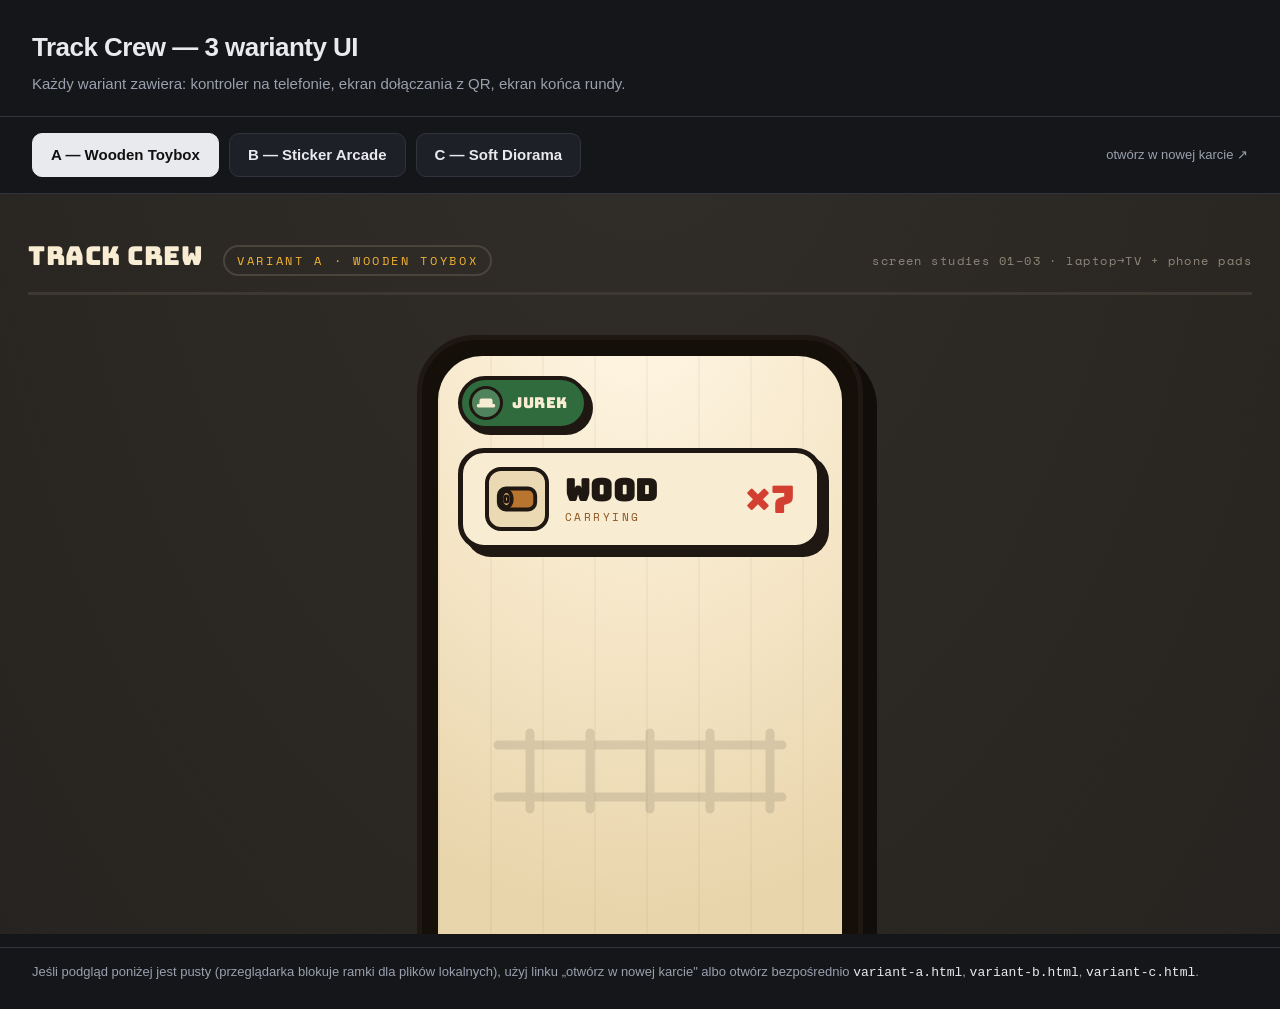
<file: mockups/index.html>
<!doctype html>
<html lang="en">
<head>
<meta charset="utf-8">
<meta name="viewport" content="width=device-width,initial-scale=1">
<title>Track Crew — UI mockups</title>
<style>
  :root{ --bg:#15161a; --panel:#1e2027; --line:#31343f; --text:#e9eaee; --dim:#9aa0ad; }
  *{box-sizing:border-box}
  body{margin:0;background:var(--bg);color:var(--text);font:15px/1.5 ui-sans-serif,-apple-system,"Segoe UI",Roboto,sans-serif}
  header{padding:28px 32px 20px;border-bottom:1px solid var(--line)}
  h1{margin:0 0 6px;font-size:26px;letter-spacing:-.02em}
  header p{margin:0;color:var(--dim)}
  nav{display:flex;gap:10px;padding:16px 32px;border-bottom:1px solid var(--line);flex-wrap:wrap;position:sticky;top:0;background:var(--bg);z-index:5}
  nav button{appearance:none;border:1px solid var(--line);background:var(--panel);color:var(--text);
    padding:10px 18px;border-radius:10px;font:inherit;font-weight:600;cursor:pointer}
  nav button[aria-selected="true"]{background:var(--text);color:#111;border-color:var(--text)}
  nav a{margin-left:auto;color:var(--dim);text-decoration:none;font-size:13px;align-self:center}
  .stage{padding:0}
  iframe{display:block;width:100%;height:calc(100vh - 160px);border:0;background:#fff}
  .note{padding:14px 32px;color:var(--dim);font-size:13px;border-top:1px solid var(--line)}
  .note code{color:var(--text)}
</style>
</head>
<body>
<header>
  <h1>Track Crew — 3 warianty UI</h1>
  <p>Każdy wariant zawiera: kontroler na telefonie, ekran dołączania z QR, ekran końca rundy.</p>
</header>
<nav>
  <button data-src="variant-a.html" aria-selected="true">A — Wooden Toybox</button>
  <button data-src="variant-b.html" aria-selected="false">B — Sticker Arcade</button>
  <button data-src="variant-c.html" aria-selected="false">C — Soft Diorama</button>
  <a id="direct" href="variant-a.html" target="_blank">otwórz w nowej karcie ↗</a>
</nav>
<div class="stage"><iframe id="frame" src="variant-a.html" title="mockup"></iframe></div>
<p class="note">Jeśli podgląd poniżej jest pusty (przeglądarka blokuje ramki dla plików lokalnych), użyj linku „otwórz w nowej karcie" albo otwórz bezpośrednio <code>variant-a.html</code>, <code>variant-b.html</code>, <code>variant-c.html</code>.</p>
<script>
  const frame = document.getElementById('frame');
  const direct = document.getElementById('direct');
  document.querySelectorAll('nav button').forEach(btn => {
    btn.addEventListener('click', () => {
      document.querySelectorAll('nav button').forEach(b => b.setAttribute('aria-selected', String(b === btn)));
      frame.src = btn.dataset.src;
      direct.href = btn.dataset.src;
    });
  });
</script>
</body>
</html>
</file>
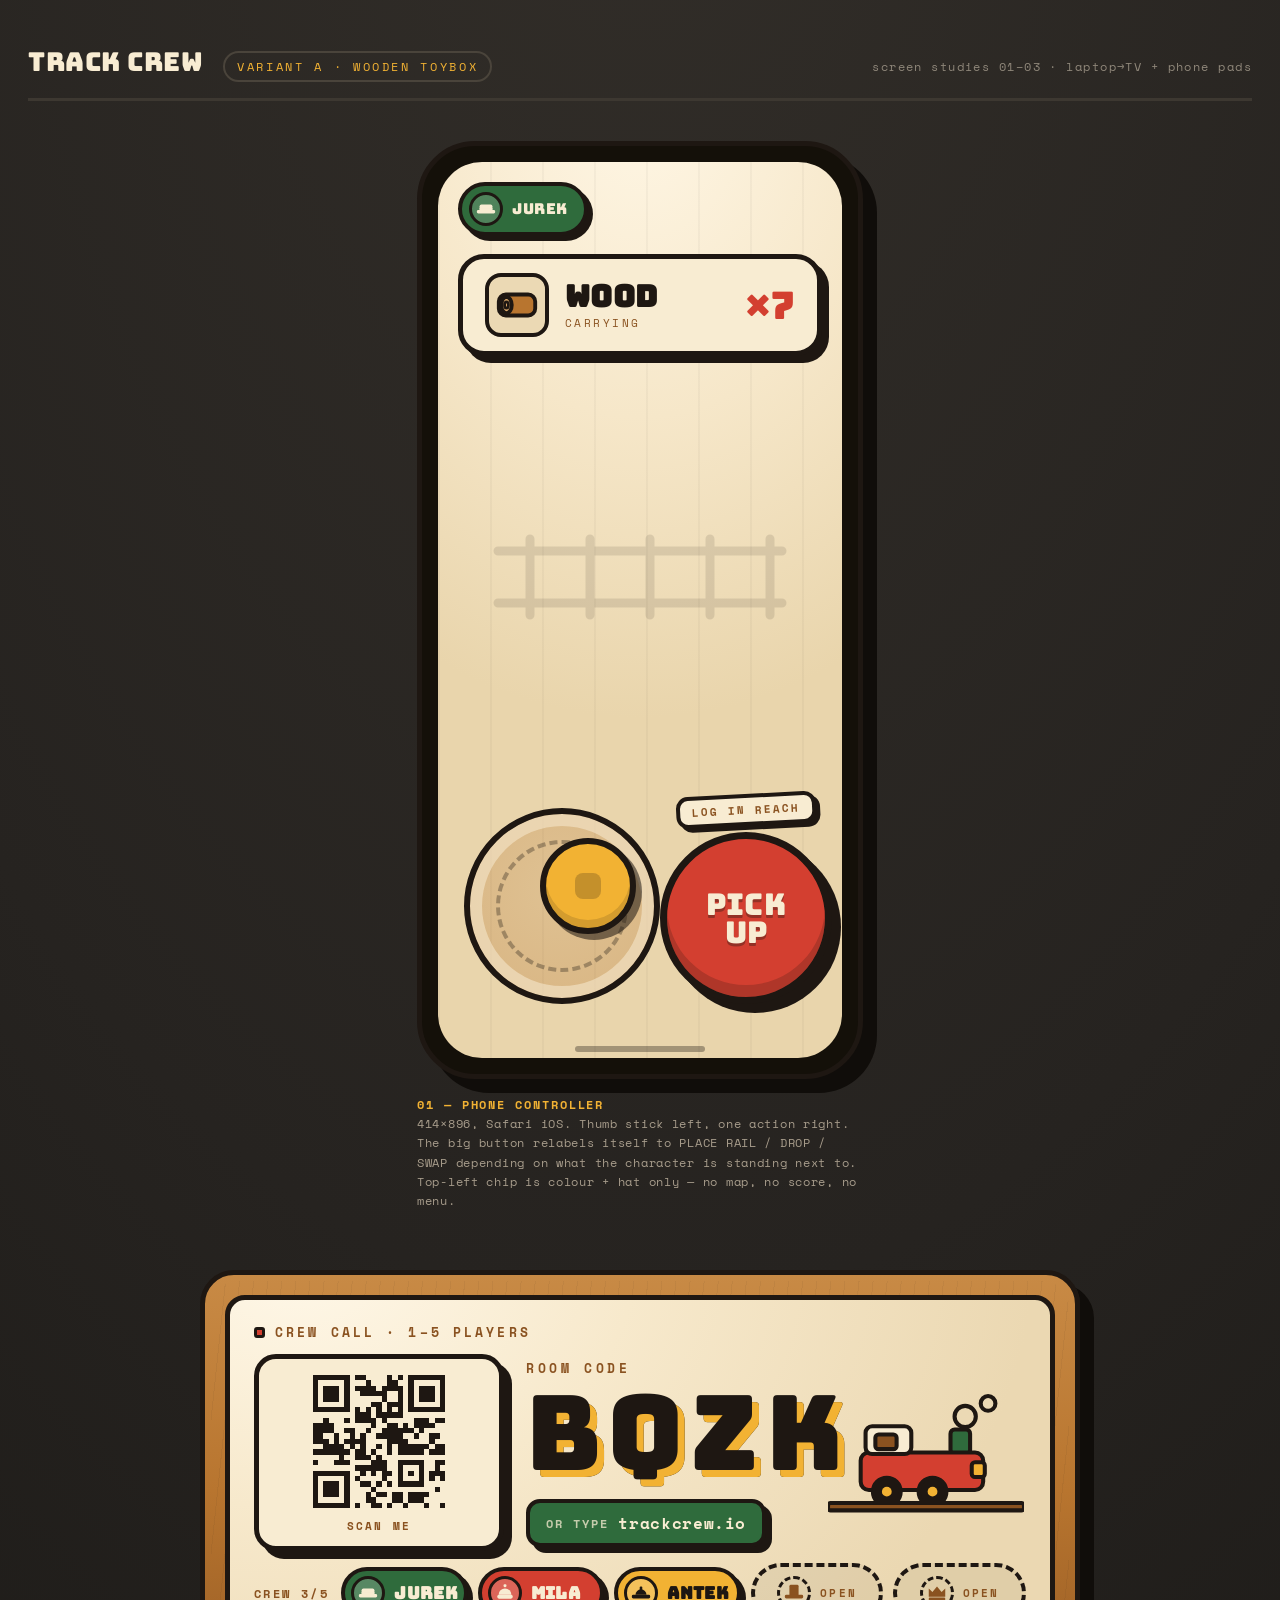
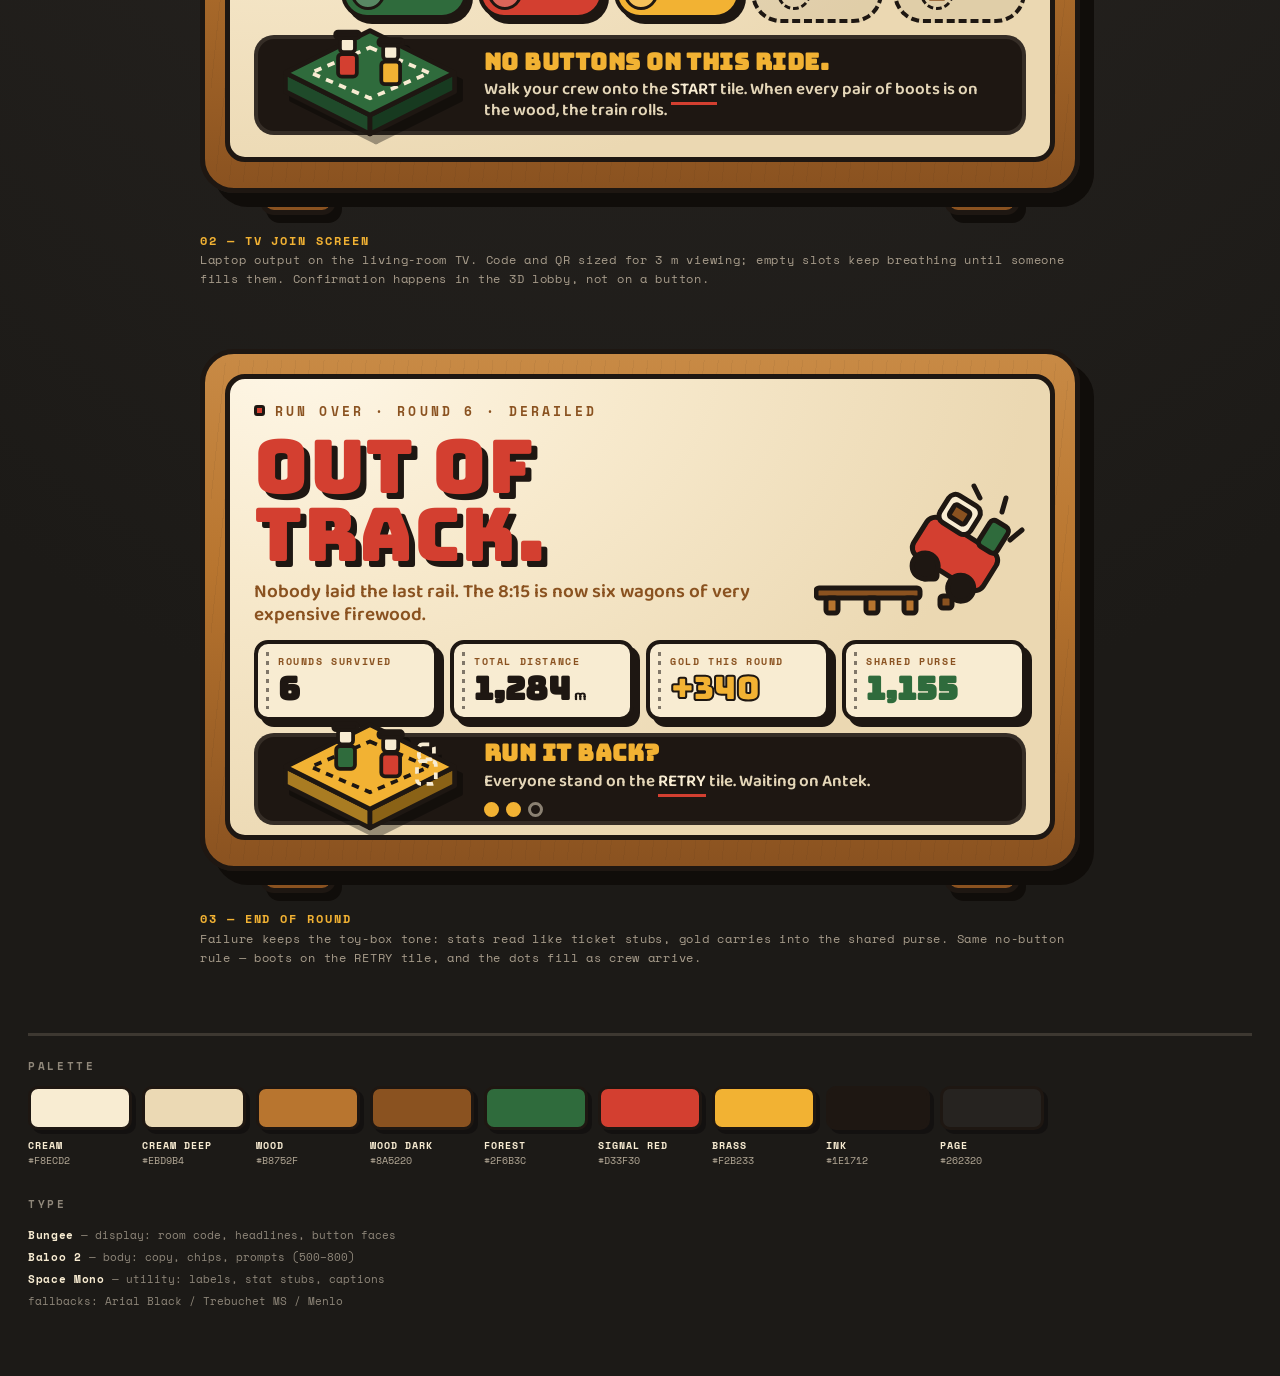
<file: mockups/variant-a.html>
<!DOCTYPE html>
<html lang="en">
<head>
<meta charset="utf-8">
<meta name="viewport" content="width=device-width, initial-scale=1">
<title>Track Crew — Variant A · Wooden Toybox</title>
<link rel="preconnect" href="https://fonts.googleapis.com">
<link rel="preconnect" href="https://fonts.gstatic.com" crossorigin>
<link href="https://fonts.googleapis.com/css2?family=Bungee&family=Baloo+2:wght@500;600;700;800&family=Space+Mono:wght@400;700&display=swap" rel="stylesheet">
<style>
:root{
  --cream:#F8ECD2;
  --cream-deep:#EBD9B4;
  --wood:#B8752F;
  --wood-dark:#8A5220;
  --green:#2F6B3C;
  --red:#D33F30;
  --brass:#F2B233;
  --ink:#1E1712;
  --page:#262320;

  --bd:5px;
  --shadow:8px 8px 0 var(--ink);
  --shadow-lg:14px 14px 0 #100D0A;

  --display:'Bungee','Arial Black',Impact,sans-serif;
  --body:'Baloo 2','Trebuchet MS',system-ui,sans-serif;
  --util:'Space Mono',ui-monospace,Menlo,monospace;
}

*{box-sizing:border-box;margin:0;padding:0}

body{
  background:var(--page);
  background-image:
    radial-gradient(120% 90% at 50% -10%, #322E29 0%, #262320 60%, #1C1A17 100%);
  color:var(--cream);
  font-family:var(--body);
  min-height:100vh;
  padding:44px 28px 64px;
  -webkit-font-smoothing:antialiased;
}

/* ---------- page chrome ---------- */
.page-head{
  max-width:1420px;margin:0 auto 40px;
  display:flex;flex-wrap:wrap;align-items:baseline;gap:10px 20px;
  border-bottom:3px solid #3D3831;padding-bottom:16px;
}
.page-head h1{
  font-family:var(--display);font-size:26px;letter-spacing:.02em;
  color:var(--cream);font-weight:400;
}
.page-head .v{
  font-family:var(--util);font-size:12px;letter-spacing:.22em;text-transform:uppercase;
  color:var(--brass);border:2px solid #4A443B;border-radius:999px;padding:5px 12px;
}
.page-head .n{
  font-family:var(--util);font-size:12px;letter-spacing:.12em;color:#8F877A;margin-left:auto;
}

.stage{
  max-width:1420px;margin:0 auto;
  display:flex;flex-wrap:wrap;gap:60px 48px;justify-content:center;align-items:flex-start;
}
.unit{display:flex;flex-direction:column;gap:16px;align-items:flex-start;max-width:100%}
.unit.u-phone{width:446px}
.unit.u-tv{width:880px}
.cap{
  font-family:var(--util);font-size:12px;line-height:1.6;letter-spacing:.06em;
  color:#A79C8B;max-width:100%;
}
.cap b{color:var(--brass);font-weight:700;letter-spacing:.16em}

/* ---------- device frames ---------- */
.phone{
  width:446px;max-width:100%;
  background:#141009;
  border:var(--bd) solid var(--ink);
  border-radius:58px;
  padding:16px;
  box-shadow:var(--shadow-lg);
  position:relative;
}
.phone::after{ /* home indicator */
  content:"";position:absolute;left:50%;bottom:22px;transform:translateX(-50%);
  width:130px;height:6px;border-radius:99px;background:rgba(30,23,18,.35);
}
.phone-screen{
  width:414px;height:896px;max-width:100%;
  border-radius:44px;overflow:hidden;position:relative;
  background:
    repeating-linear-gradient(90deg, rgba(30,23,18,.035) 0 2px, transparent 2px 52px),
    radial-gradient(120% 70% at 50% -8%, #FFF7E6 0%, #F6E7C9 52%, #E9D5AC 100%);
  display:flex;flex-direction:column;
}

.tv-set{width:880px;max-width:100%}
.tv{
  background:linear-gradient(180deg,#C88A45 0%,var(--wood) 42%,var(--wood-dark) 100%);
  border:var(--bd) solid var(--ink);
  border-radius:34px;
  padding:20px 20px 26px;
  box-shadow:var(--shadow-lg);
  position:relative;
}
.tv::before{ /* grain */
  content:"";position:absolute;inset:6px;border-radius:26px;pointer-events:none;
  background:repeating-linear-gradient(96deg, rgba(30,23,18,.10) 0 1px, transparent 1px 14px);
  opacity:.5;
}
.tv-screen{
  position:relative;z-index:1;
  aspect-ratio:16/9;width:100%;
  border:var(--bd) solid var(--ink);
  border-radius:20px;overflow:hidden;
  background:
    radial-gradient(90% 120% at 8% -10%, #FFF8E9 0%, #F7E9CC 46%, #EBD8B2 100%);
  display:flex;flex-direction:column;
  padding:22px 24px;gap:12px;
}
.tv-legs{display:flex;justify-content:space-between;padding:0 60px}
.tv-legs span{
  width:76px;height:22px;background:var(--wood-dark);
  border:var(--bd) solid var(--ink);border-top:0;
  border-radius:0 0 14px 14px;box-shadow:6px 8px 0 #100D0A;
}

/* ---------- shared bits ---------- */
.eyebrow{
  font-family:var(--util);font-weight:700;font-size:13px;letter-spacing:.24em;
  text-transform:uppercase;color:var(--wood-dark);
  display:flex;align-items:center;gap:10px;
}
.eyebrow .dot{width:11px;height:11px;background:var(--red);border:3px solid var(--ink);border-radius:3px}
.card{
  background:var(--cream);
  border:var(--bd) solid var(--ink);
  border-radius:20px;
  box-shadow:var(--shadow);
}

/* ---------- SCREEN 1 : phone ---------- */
.ph-top{padding:20px 20px 0;display:flex;flex-direction:column;gap:18px}
.ident{
  align-self:flex-start;display:flex;align-items:center;gap:9px;
  background:var(--green);color:var(--cream);
  border:4px solid var(--ink);border-radius:999px;
  padding:6px 16px 6px 7px;box-shadow:5px 5px 0 var(--ink);
}
.ident .puck{
  width:34px;height:34px;border-radius:50%;background:rgba(255,255,255,.16);
  border:3px solid var(--ink);display:grid;place-items:center;
}
.ident .puck svg{width:22px;height:22px}
.ident span{font-family:var(--display);font-size:15px;letter-spacing:.04em}

.holding{
  display:flex;align-items:center;gap:16px;
  background:var(--cream);border:5px solid var(--ink);border-radius:26px;
  padding:14px 22px;box-shadow:7px 7px 0 var(--ink);
}
.holding .slot{
  width:64px;height:64px;border-radius:16px;background:var(--cream-deep);
  border:4px solid var(--ink);display:grid;place-items:center;flex:none;
}
.holding .slot svg{width:42px;height:42px}
.holding .txt{display:flex;flex-direction:column;line-height:1}
.holding .txt b{font-family:var(--display);font-size:30px;color:var(--ink);letter-spacing:.01em}
.holding .txt i{
  font-family:var(--util);font-style:normal;font-size:11px;letter-spacing:.22em;
  color:var(--wood-dark);margin-top:7px;
}
.holding .count{
  margin-left:auto;font-family:var(--display);font-size:38px;color:var(--red);line-height:1;
}

.ph-mid{flex:1;display:grid;place-items:center;opacity:.11}
.ph-mid svg{width:300px;height:auto}

.ph-pad{
  padding:0 26px 54px;display:flex;align-items:flex-end;justify-content:space-between;
}
.stick{
  width:196px;height:196px;border-radius:50%;flex:none;position:relative;
  background:radial-gradient(circle at 50% 40%, rgba(184,117,47,.20), rgba(184,117,47,.34));
  border:6px solid var(--ink);
  box-shadow:inset 0 0 0 12px rgba(248,236,210,.55);
}
.stick .ring{
  position:absolute;inset:26px;border-radius:50%;
  border:4px dashed rgba(30,23,18,.32);
}
.knob{
  position:absolute;left:50%;top:50%;
  width:96px;height:96px;margin:-48px 0 0 -48px;
  transform:translate(26px,-20px);
  border-radius:50%;background:var(--brass);
  border:6px solid var(--ink);
  box-shadow:6px 6px 0 rgba(30,23,18,.55), inset 0 -8px 0 rgba(30,23,18,.14);
}
.knob::after{
  content:"";position:absolute;left:50%;top:50%;width:26px;height:26px;margin:-13px 0 0 -13px;
  border-radius:8px;background:rgba(30,23,18,.22);
}

.act{position:relative;flex:none;padding-top:34px}
.act .tag{
  position:absolute;top:-4px;left:50%;transform:translateX(-50%) rotate(-3deg);
  background:var(--cream);border:4px solid var(--ink);border-radius:12px;
  padding:4px 12px;font-family:var(--util);font-weight:700;font-size:11px;
  letter-spacing:.18em;color:var(--wood-dark);white-space:nowrap;
  box-shadow:4px 4px 0 var(--ink);
}
.btn-act{
  width:172px;height:172px;border-radius:50%;
  background:var(--red);border:7px solid var(--ink);
  box-shadow:9px 9px 0 var(--ink), inset 0 -12px 0 rgba(30,23,18,.20);
  display:grid;place-items:center;text-align:center;
}
.btn-act span{
  font-family:var(--display);font-size:30px;line-height:.95;color:var(--cream);
  letter-spacing:.01em;text-shadow:0 3px 0 rgba(30,23,18,.35);
}

/* ---------- SCREEN 2 : join ---------- */
.join-main{flex:1;display:flex;gap:22px;min-height:0}
.qr-card{
  flex:none;width:250px;padding:16px 16px 12px;
  display:flex;flex-direction:column;align-items:center;gap:10px;
  background:var(--cream);border:var(--bd) solid var(--ink);border-radius:22px;
  box-shadow:var(--shadow);
}
.qr-card svg{width:100%;height:auto;display:block}
.qr-card .lbl{
  font-family:var(--util);font-weight:700;font-size:11px;letter-spacing:.2em;color:var(--wood-dark);
}
.join-right{flex:1;display:flex;flex-direction:column;justify-content:center;gap:6px;min-width:0}
.join-right .k-lbl{
  font-family:var(--util);font-weight:700;font-size:13px;letter-spacing:.28em;color:var(--wood-dark);
}
.code{
  font-family:var(--display);font-size:104px;line-height:.94;color:var(--ink);
  letter-spacing:.06em;
  text-shadow:7px 7px 0 var(--brass), 7px 7px 0 var(--ink);
}
.url{
  margin-top:12px;display:inline-flex;align-items:center;gap:10px;align-self:flex-start;
  background:var(--green);color:var(--cream);border:4px solid var(--ink);border-radius:14px;
  padding:8px 16px;box-shadow:6px 6px 0 var(--ink);
  font-family:var(--util);font-weight:700;font-size:16px;letter-spacing:.04em;
}
.url em{font-style:normal;opacity:.75;font-size:12px;letter-spacing:.16em;text-transform:uppercase}

.crew{display:flex;align-items:center;gap:10px;flex-wrap:nowrap}
.crew-lbl{
  font-family:var(--util);font-weight:700;font-size:12px;letter-spacing:.2em;
  color:var(--wood-dark);white-space:nowrap;margin-right:2px;
}
.chip{
  display:flex;align-items:center;gap:9px;flex:1;min-width:0;
  border:4px solid var(--ink);border-radius:999px;padding:5px 16px 5px 6px;
  box-shadow:5px 5px 0 var(--ink);
}
.chip .puck{
  width:34px;height:34px;border-radius:50%;border:3px solid var(--ink);flex:none;
  display:grid;place-items:center;background:rgba(255,255,255,.2);
}
.chip .puck svg{width:22px;height:22px}
.chip b{font-family:var(--display);font-size:17px;letter-spacing:.02em;white-space:nowrap}
.chip.c-green{background:var(--green);color:var(--cream)}
.chip.c-red{background:var(--red);color:var(--cream)}
.chip.c-brass{background:var(--brass);color:var(--ink)}
.chip.open{
  background:rgba(30,23,18,.05);border-style:dashed;box-shadow:none;color:var(--wood-dark);
  justify-content:center;padding:9px 14px;
}
.chip.open b{font-family:var(--util);font-size:11px;letter-spacing:.2em}
.chip.open .puck{border-style:dashed;background:transparent}

.tile-strip{
  display:flex;align-items:center;gap:20px;
  background:var(--ink);border-radius:20px;padding:12px 22px;min-height:92px;
  box-shadow:inset 0 0 0 4px rgba(248,236,210,.10);
}
.tile-strip .iso{flex:none;margin:-42px 0 -14px;filter:drop-shadow(6px 8px 0 rgba(0,0,0,.35))}
.tile-strip .copy{display:flex;flex-direction:column;gap:4px}
.tile-strip .copy b{
  font-family:var(--display);font-size:23px;color:var(--brass);letter-spacing:.02em;line-height:1.15;
}
.tile-strip .copy span{
  font-family:var(--body);font-weight:600;font-size:17px;color:#E4D6B8;line-height:1.25;
}
.tile-strip .copy span u{
  text-decoration:none;color:var(--cream);padding-bottom:2px;
  background:linear-gradient(var(--red),var(--red)) 0 100%/100% 3px no-repeat;
}

.deco-train{position:absolute;right:26px;top:92px;width:196px;height:auto;pointer-events:none}

/* ---------- SCREEN 3 : end of round ---------- */
.crash-head{display:flex;align-items:flex-end;gap:20px}
.crash-head .words{flex:1;min-width:0}
.smash{
  font-family:var(--display);font-size:74px;line-height:.92;color:var(--red);
  letter-spacing:.01em;text-shadow:6px 6px 0 var(--ink);
}
.sub{
  margin-top:12px;font-family:var(--body);font-weight:600;font-size:19px;color:var(--wood-dark);
  max-width:560px;line-height:1.25;
}
.wreck{flex:none;margin-bottom:2px}

.stats{display:flex;gap:12px}
.stub{
  flex:1;position:relative;background:var(--cream);border:4px solid var(--ink);
  border-radius:14px;padding:10px 12px 11px 20px;box-shadow:6px 6px 0 var(--ink);overflow:hidden;
}
.stub::before{
  content:"";position:absolute;left:8px;top:8px;bottom:8px;width:3px;
  background:repeating-linear-gradient(180deg,var(--ink) 0 4px,transparent 4px 9px);
  opacity:.55;
}
.stub i{
  display:block;font-family:var(--util);font-style:normal;font-weight:700;
  font-size:10px;letter-spacing:.16em;color:var(--wood-dark);
}
.stub b{display:block;font-family:var(--display);font-size:32px;line-height:1.05;color:var(--ink);margin-top:3px}
.stub b small{font-family:var(--body);font-weight:700;font-size:15px;letter-spacing:.02em}
.stub.gold b{color:var(--brass);-webkit-text-stroke:2px var(--ink)}
.stub.purse b{color:var(--green)}

.ready{display:flex;gap:7px;margin-top:6px;align-items:center}
.ready i{width:15px;height:15px;border-radius:50%;border:3px solid rgba(248,236,210,.5);background:transparent}
.ready i.on{background:var(--brass);border-color:var(--brass)}

@media (prefers-reduced-motion: no-preference){
  .chip.open{animation:breathe 2.6s ease-in-out infinite}
  .chip.open:nth-of-type(odd){animation-delay:.5s}
  @keyframes breathe{0%,100%{opacity:.72}50%{opacity:1}}
}

/* ---------- footer: palette + type ---------- */
.system{
  max-width:1420px;margin:66px auto 0;
  display:flex;flex-wrap:wrap;gap:28px 44px;align-items:flex-start;
  border-top:3px solid #3D3831;padding-top:22px;
}
.system h2{
  font-family:var(--util);font-weight:700;font-size:11px;letter-spacing:.24em;
  color:#8F877A;text-transform:uppercase;margin-bottom:12px;
}
.swatches{display:flex;flex-wrap:wrap;gap:10px}
.sw{width:104px}
.sw .blk{height:44px;border:3px solid var(--ink);border-radius:10px;box-shadow:4px 4px 0 #131110}
.sw p{font-family:var(--util);font-size:10px;line-height:1.5;margin-top:8px;color:#B5AA98}
.sw p b{display:block;color:var(--cream);letter-spacing:.1em;font-size:10px}
.type-list{font-family:var(--util);font-size:11px;line-height:2;color:#B5AA98}
.type-list b{color:var(--cream);letter-spacing:.06em}
.type-list span{color:#8F877A}
</style>
</head>
<body>

<!-- icon library -->
<svg width="0" height="0" style="position:absolute" aria-hidden="true" focusable="false">
  <symbol id="hat-cap" viewBox="0 0 24 24">
    <g fill="currentColor"><rect x="5" y="7" width="14" height="7" rx="2"/><rect x="2" y="13" width="20" height="4" rx="1.6"/><rect x="5" y="11" width="14" height="3"/></g>
  </symbol>
  <symbol id="hat-hard" viewBox="0 0 24 24">
    <g fill="currentColor"><path d="M6 14a6 6 0 0 1 12 0z"/><rect x="2" y="14" width="20" height="4" rx="1.6"/><rect x="10.6" y="5" width="2.8" height="6" rx="1"/></g>
  </symbol>
  <symbol id="hat-top" viewBox="0 0 24 24">
    <g fill="currentColor"><rect x="7" y="3" width="10" height="12" rx="1.6"/><rect x="2" y="14" width="20" height="4" rx="1.6"/></g>
  </symbol>
  <symbol id="hat-beanie" viewBox="0 0 24 24">
    <g fill="currentColor"><path d="M5 14a7 7 0 0 1 14 0z"/><rect x="3.5" y="14" width="17" height="4.2" rx="2"/><rect x="10.4" y="2.4" width="3.2" height="3.2" rx="1.2"/></g>
  </symbol>
  <symbol id="hat-crown" viewBox="0 0 24 24">
    <g fill="currentColor"><path d="M3 7l4 4 5-6 5 6 4-4v9H3z"/><rect x="3" y="17" width="18" height="3.4" rx="1.2"/></g>
  </symbol>

  <symbol id="ico-log" viewBox="0 0 24 24">
    <g><rect x="1.6" y="6" width="20.8" height="12" rx="4" fill="#B8752F" stroke="#1E1712" stroke-width="2.2"/>
    <ellipse cx="6" cy="12" rx="3" ry="4.6" fill="#E0AC6B" stroke="#1E1712" stroke-width="2.2"/>
    <ellipse cx="6" cy="12" rx="1.1" ry="1.8" fill="none" stroke="#1E1712" stroke-width="1.6"/></g>
  </symbol>
</svg>

<header class="page-head">
  <h1>Track Crew</h1>
  <span class="v">Variant A · Wooden Toybox</span>
  <span class="n">screen studies 01–03 · laptop→TV + phone pads</span>
</header>

<main class="stage">

  <!-- ================= SCREEN 1 : PHONE ================= -->
  <section class="unit u-phone">
    <div class="phone">
      <div class="phone-screen">

        <div class="ph-top">
          <div class="ident">
            <span class="puck"><svg><use href="#hat-cap"/></svg></span>
            <span>JUREK</span>
          </div>

          <div class="holding">
            <span class="slot"><svg><use href="#ico-log"/></svg></span>
            <span class="txt"><b>WOOD</b><i>CARRYING</i></span>
            <span class="count">×7</span>
          </div>
        </div>

        <div class="ph-mid" aria-hidden="true">
          <svg viewBox="0 0 300 120" fill="none" stroke="#1E1712" stroke-width="9" stroke-linecap="round">
            <path d="M8 34h284M8 86h284"/>
            <path d="M40 22v76M100 22v76M160 22v76M220 22v76M280 22v76"/>
          </svg>
        </div>

        <div class="ph-pad">
          <div class="stick"><span class="ring"></span><span class="knob"></span></div>
          <div class="act">
            <span class="tag">LOG IN REACH</span>
            <div class="btn-act"><span>PICK<br>UP</span></div>
          </div>
        </div>

      </div>
    </div>
    <p class="cap"><b>01 — PHONE CONTROLLER</b><br>
      414×896, Safari iOS. Thumb stick left, one action right. The big button relabels itself to
      PLACE RAIL / DROP / SWAP depending on what the character is standing next to. Top-left chip is
      colour + hat only — no map, no score, no menu.</p>
  </section>

  <!-- ================= SCREEN 2 : TV JOIN ================= -->
  <section class="unit u-tv">
    <div class="tv-set">
      <div class="tv">
        <div class="tv-screen">

          <div class="eyebrow"><span class="dot"></span>Crew call · 1–5 players</div>

          <svg class="deco-train" viewBox="0 0 240 156" aria-hidden="true">
            <g stroke="#1E1712" stroke-width="5" stroke-linejoin="round">
              <circle cx="168" cy="30" r="13" fill="#EBD9B4"/>
              <circle cx="196" cy="14" r="9" fill="#EBD9B4"/>
              <rect x="150" y="46" width="24" height="30" rx="5" fill="#2F6B3C"/>
              <rect x="40" y="74" width="150" height="46" rx="10" fill="#D33F30"/>
              <rect x="46" y="42" width="56" height="34" rx="8" fill="#F8ECD2"/>
              <rect x="58" y="52" width="26" height="18" rx="4" fill="#8A5220"/>
              <rect x="176" y="86" width="16" height="18" rx="4" fill="#F2B233"/>
              <circle cx="72" cy="122" r="17" fill="#1E1712"/>
              <circle cx="128" cy="122" r="17" fill="#1E1712"/>
              <circle cx="72" cy="122" r="6" fill="#F2B233" stroke="none"/>
              <circle cx="128" cy="122" r="6" fill="#F2B233" stroke="none"/>
              <rect x="0" y="136" width="240" height="9" rx="3" fill="#8A5220"/>
            </g>
          </svg>

          <div class="join-main">
            <div class="qr-card">
              <svg id="qr" viewBox="0 0 25 25" shape-rendering="crispEdges" role="img" aria-label="QR code placeholder"></svg>
              <span class="lbl">SCAN ME</span>
            </div>

            <div class="join-right">
              <span class="k-lbl">ROOM CODE</span>
              <div class="code">BQZK</div>
              <span class="url"><em>or type</em> trackcrew.io</span>
            </div>
          </div>

          <div class="crew">
            <span class="crew-lbl">CREW 3/5</span>
            <span class="chip c-green"><span class="puck"><svg><use href="#hat-cap"/></svg></span><b>JUREK</b></span>
            <span class="chip c-red"><span class="puck"><svg><use href="#hat-beanie"/></svg></span><b>MILA</b></span>
            <span class="chip c-brass"><span class="puck"><svg><use href="#hat-hard"/></svg></span><b>ANTEK</b></span>
            <span class="chip open"><span class="puck"><svg><use href="#hat-top"/></svg></span><b>OPEN</b></span>
            <span class="chip open"><span class="puck"><svg><use href="#hat-crown"/></svg></span><b>OPEN</b></span>
          </div>

          <div class="tile-strip">
            <svg class="iso" width="188" height="132" viewBox="0 0 200 140" aria-hidden="true">
              <g stroke="#1E1712" stroke-width="5" stroke-linejoin="round">
                <polygon points="10,72 100,117 100,137 10,92" fill="#1F4A2A"/>
                <polygon points="190,72 100,117 100,137 190,92" fill="#173A20"/>
                <polygon points="100,27 190,72 100,117 10,72" fill="#2F6B3C"/>
                <polygon points="100,45 163,72 100,99 37,72" fill="none" stroke="#F8ECD2" stroke-width="4" stroke-dasharray="8 7"/>
              </g>
              <!-- two crew standing on it -->
              <g stroke="#1E1712" stroke-width="4" stroke-linejoin="round">
                <rect x="66" y="52" width="20" height="24" rx="4" fill="#D33F30"/>
                <rect x="68" y="34" width="16" height="16" rx="4" fill="#F8ECD2"/>
                <rect x="63" y="28" width="26" height="7" rx="3" fill="#1E1712"/>
                <rect x="112" y="60" width="20" height="24" rx="4" fill="#F2B233"/>
                <rect x="114" y="42" width="16" height="16" rx="4" fill="#F8ECD2"/>
                <rect x="109" y="36" width="26" height="7" rx="3" fill="#1E1712"/>
              </g>
            </svg>
            <span class="copy">
              <b>NO BUTTONS ON THIS RIDE.</b>
              <span>Walk your crew onto the <u>START</u> tile. When every pair of boots is on the wood, the train rolls.</span>
            </span>
          </div>

        </div>
      </div>
      <div class="tv-legs"><span></span><span></span></div>
    </div>
    <p class="cap"><b>02 — TV JOIN SCREEN</b><br>
      Laptop output on the living-room TV. Code and QR sized for 3 m viewing; empty slots keep
      breathing until someone fills them. Confirmation happens in the 3D lobby, not on a button.</p>
  </section>

  <!-- ================= SCREEN 3 : END OF ROUND ================= -->
  <section class="unit u-tv">
    <div class="tv-set">
      <div class="tv">
        <div class="tv-screen">

          <div class="eyebrow"><span class="dot"></span>Run over · round 6 · derailed</div>

          <div class="crash-head">
            <div class="words">
              <div class="smash">OUT OF<br>TRACK.</div>
              <p class="sub">Nobody laid the last rail. The 8:15 is now six wagons of very expensive firewood.</p>
            </div>
            <svg class="wreck" width="212" height="148" viewBox="0 0 212 148" aria-hidden="true">
              <g stroke="#1E1712" stroke-width="5" stroke-linejoin="round" stroke-linecap="round">
                <!-- the rail simply stops -->
                <rect x="2" y="110" width="104" height="10" rx="3" fill="#8A5220"/>
                <rect x="12" y="120" width="12" height="15" rx="3" fill="#B8752F"/>
                <rect x="52" y="120" width="12" height="15" rx="3" fill="#B8752F"/>
                <rect x="90" y="120" width="12" height="15" rx="3" fill="#B8752F"/>
                <!-- tumbling debris -->
                <rect x="108" y="86" width="15" height="15" rx="3" fill="#B8752F"/>
                <rect x="126" y="118" width="12" height="12" rx="3" fill="#8A5220"/>
                <!-- loco, nose in the dirt -->
                <g transform="rotate(32 148 78)">
                  <rect x="100" y="58" width="82" height="44" rx="10" fill="#D33F30"/>
                  <rect x="106" y="28" width="36" height="32" rx="8" fill="#F8ECD2"/>
                  <rect x="115" y="37" width="18" height="14" rx="3" fill="#8A5220"/>
                  <rect x="154" y="30" width="21" height="30" rx="5" fill="#2F6B3C"/>
                  <circle cx="122" cy="106" r="13" fill="#1E1712"/>
                  <circle cx="164" cy="106" r="13" fill="#1E1712"/>
                </g>
                <!-- sparks -->
                <path d="M196 62 l12 -10M188 34 l4 -14M166 20 l-6 -12"/>
              </g>
            </svg>
          </div>

          <div class="stats">
            <span class="stub"><i>ROUNDS SURVIVED</i><b>6</b></span>
            <span class="stub"><i>TOTAL DISTANCE</i><b>1,284<small> m</small></b></span>
            <span class="stub gold"><i>GOLD THIS ROUND</i><b>+340</b></span>
            <span class="stub purse"><i>SHARED PURSE</i><b>1,155</b></span>
          </div>

          <div class="tile-strip">
            <svg class="iso" width="188" height="132" viewBox="0 0 200 140" aria-hidden="true">
              <g stroke="#1E1712" stroke-width="5" stroke-linejoin="round">
                <polygon points="10,72 100,117 100,137 10,92" fill="#A97C22"/>
                <polygon points="190,72 100,117 100,137 190,92" fill="#8A6216"/>
                <polygon points="100,27 190,72 100,117 10,72" fill="#F2B233"/>
                <polygon points="100,45 163,72 100,99 37,72" fill="none" stroke="#1E1712" stroke-width="4" stroke-dasharray="8 7"/>
              </g>
              <g stroke="#1E1712" stroke-width="4" stroke-linejoin="round">
                <rect x="64" y="50" width="20" height="24" rx="4" fill="#2F6B3C"/>
                <rect x="66" y="32" width="16" height="16" rx="4" fill="#F8ECD2"/>
                <rect x="61" y="26" width="26" height="7" rx="3" fill="#1E1712"/>
                <rect x="112" y="58" width="20" height="24" rx="4" fill="#D33F30"/>
                <rect x="114" y="40" width="16" height="16" rx="4" fill="#F8ECD2"/>
                <rect x="109" y="34" width="26" height="7" rx="3" fill="#1E1712"/>
                <!-- missing third crew: ghost outline -->
                <rect x="150" y="66" width="20" height="24" rx="4" fill="none" stroke="#F8ECD2" stroke-dasharray="7 6"/>
                <rect x="152" y="48" width="16" height="16" rx="4" fill="none" stroke="#F8ECD2" stroke-dasharray="7 6"/>
              </g>
            </svg>
            <span class="copy">
              <b>RUN IT BACK?</b>
              <span>Everyone stand on the <u>RETRY</u> tile. Waiting on Antek.</span>
              <span class="ready"><i class="on"></i><i class="on"></i><i></i></span>
            </span>
          </div>

        </div>
      </div>
      <div class="tv-legs"><span></span><span></span></div>
    </div>
    <p class="cap"><b>03 — END OF ROUND</b><br>
      Failure keeps the toy-box tone: stats read like ticket stubs, gold carries into the shared purse.
      Same no-button rule — boots on the RETRY tile, and the dots fill as crew arrive.</p>
  </section>

</main>

<footer class="system">
  <div>
    <h2>Palette</h2>
    <div class="swatches">
      <div class="sw"><div class="blk" style="background:#F8ECD2"></div><p><b>CREAM</b>#F8ECD2</p></div>
      <div class="sw"><div class="blk" style="background:#EBD9B4"></div><p><b>CREAM DEEP</b>#EBD9B4</p></div>
      <div class="sw"><div class="blk" style="background:#B8752F"></div><p><b>WOOD</b>#B8752F</p></div>
      <div class="sw"><div class="blk" style="background:#8A5220"></div><p><b>WOOD DARK</b>#8A5220</p></div>
      <div class="sw"><div class="blk" style="background:#2F6B3C"></div><p><b>FOREST</b>#2F6B3C</p></div>
      <div class="sw"><div class="blk" style="background:#D33F30"></div><p><b>SIGNAL RED</b>#D33F30</p></div>
      <div class="sw"><div class="blk" style="background:#F2B233"></div><p><b>BRASS</b>#F2B233</p></div>
      <div class="sw"><div class="blk" style="background:#1E1712"></div><p><b>INK</b>#1E1712</p></div>
      <div class="sw"><div class="blk" style="background:#262320"></div><p><b>PAGE</b>#262320</p></div>
    </div>
  </div>
  <div>
    <h2>Type</h2>
    <p class="type-list">
      <b>Bungee</b> <span>— display: room code, headlines, button faces</span><br>
      <b>Baloo 2</b> <span>— body: copy, chips, prompts (500–800)</span><br>
      <b>Space Mono</b> <span>— utility: labels, stat stubs, captions</span><br>
      <span>fallbacks: Arial Black / Trebuchet MS / Menlo</span>
    </p>
  </div>
</footer>

<script>
// fake QR placeholder — deterministic, no network, no library
(function(){
  var svg = document.getElementById('qr');
  if(!svg) return;
  var N = 25, g = [], x, y;
  for(y=0;y<N;y++){ g.push(new Array(N).fill(0)); }
  var s = 20260724;
  function rnd(){ s = (s * 1103515245 + 12345) % 2147483648; return s / 2147483648; }
  for(y=0;y<N;y++){ for(x=0;x<N;x++){ g[y][x] = rnd() > 0.5 ? 1 : 0; } }
  function block(ox, oy, size){
    for(var j=-1;j<=size;j++){ for(var i=-1;i<=size;i++){
      var px = ox+i, py = oy+j;
      if(px<0||py<0||px>=N||py>=N) continue;
      var onEdge = i>=0 && j>=0 && i<size && j<size && (i===0||j===0||i===size-1||j===size-1);
      var core = i>=2 && j>=2 && i<=size-3 && j<=size-3;
      g[py][px] = (onEdge || core) ? 1 : 0;
    }}
  }
  block(0,0,7); block(N-7,0,7); block(0,N-7,7);
  block(N-9,N-9,5);
  for(var i=8;i<N-8;i++){ g[6][i] = i%2===0?1:0; g[i][6] = i%2===0?1:0; }
  var out = '';
  for(y=0;y<N;y++){ for(x=0;x<N;x++){ if(g[y][x]) out += '<rect x="'+x+'" y="'+y+'" width="1" height="1" fill="#1E1712"/>'; } }
  svg.innerHTML = out;
})();
</script>

</body>
</html>
</file>
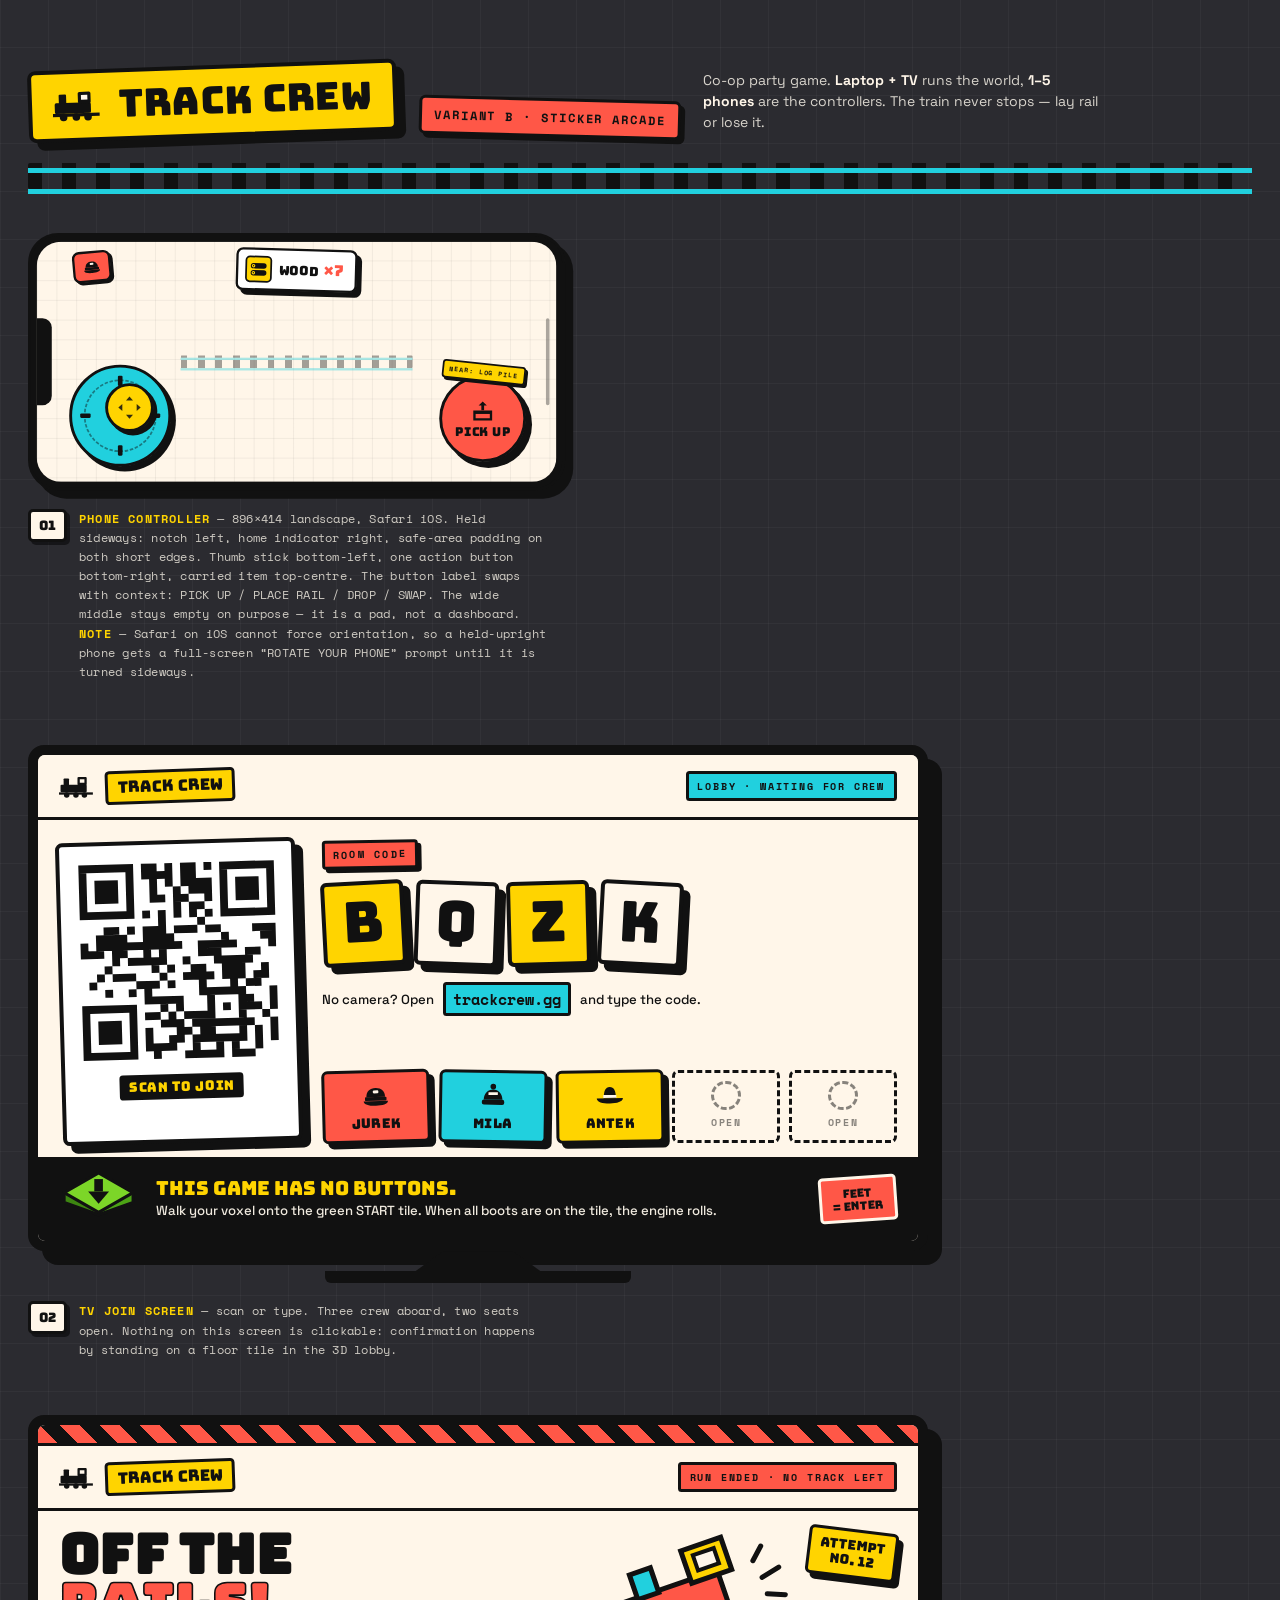
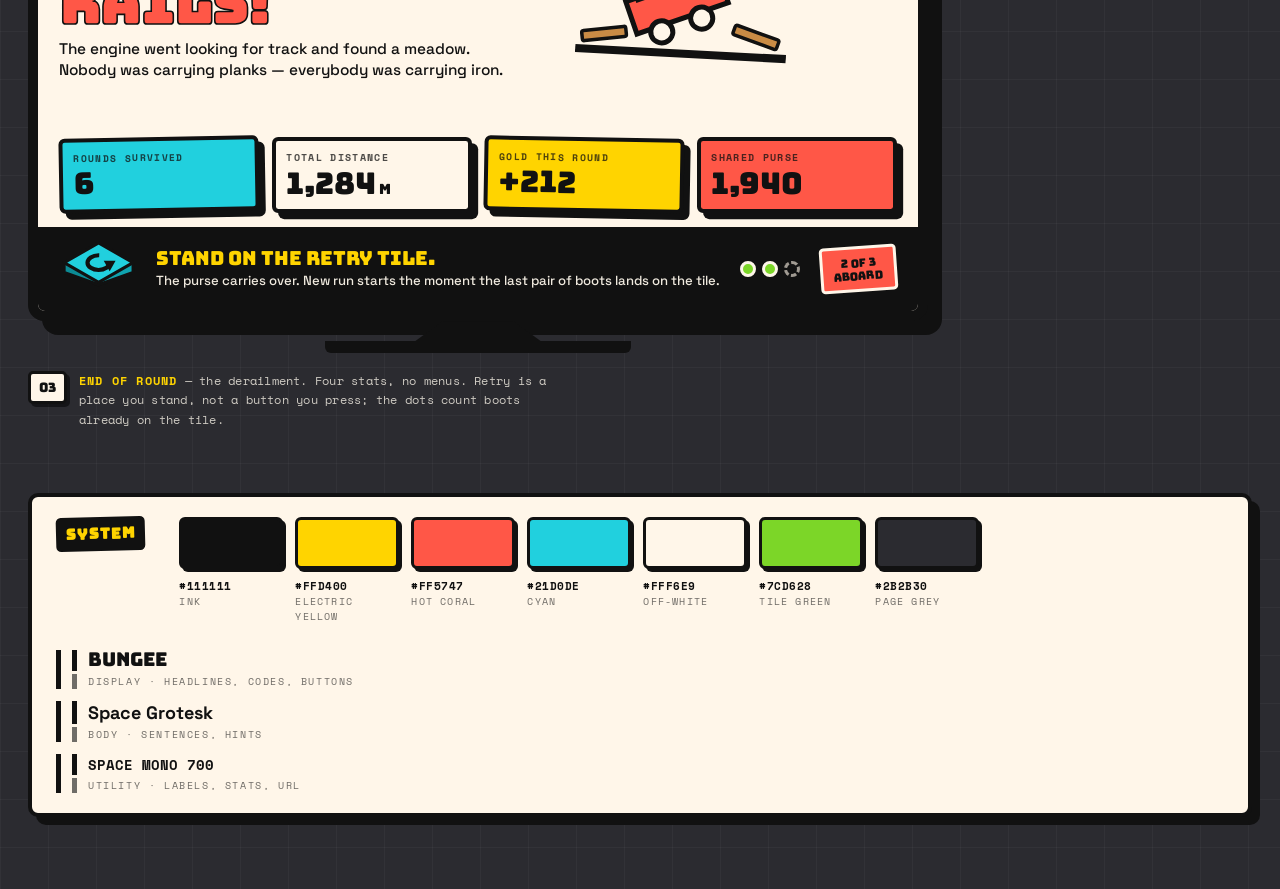
<file: mockups/variant-b.html>
<!DOCTYPE html>
<html lang="en">
<head>
<meta charset="utf-8">
<meta name="viewport" content="width=device-width, initial-scale=1">
<title>Track Crew — Variant B · Sticker Arcade</title>
<link rel="preconnect" href="https://fonts.googleapis.com">
<link rel="preconnect" href="https://fonts.gstatic.com" crossorigin>
<link href="https://fonts.googleapis.com/css2?family=Bungee&family=Space+Grotesk:wght@400;500;700&family=Space+Mono:wght@400;700&display=swap" rel="stylesheet">
<style>
/* ===========================================================
   TRACK CREW — VARIANT B "STICKER ARCADE"
   =========================================================== */
:root{
  --ink:#111111;
  --yellow:#FFD400;
  --coral:#FF5747;
  --cyan:#21D0DE;
  --cream:#FFF6E9;
  --green:#7CD628;
  --page:#2B2B30;
  --page-2:#232327;

  --bd:4px;
  --sh:8px 8px 0 var(--ink);
  --sh-sm:4px 4px 0 var(--ink);
  --sh-lg:14px 14px 0 var(--ink);

  --display:"Bungee","Arial Black","Helvetica Neue",sans-serif;
  --body:"Space Grotesk","Helvetica Neue",Arial,sans-serif;
  --data:"Space Mono","SFMono-Regular",Menlo,monospace;
}

*{box-sizing:border-box}
html,body{margin:0;padding:0}
body{
  background:var(--page);
  background-image:
    linear-gradient(0deg,rgba(255,255,255,.035) 1px,transparent 1px),
    linear-gradient(90deg,rgba(255,255,255,.035) 1px,transparent 1px);
  background-size:48px 48px;
  font-family:var(--body);
  color:var(--cream);
  -webkit-font-smoothing:antialiased;
  padding:56px 28px 72px;
}
svg{display:block}

/* ---------- page chrome ---------- */
.page{max-width:1500px;margin:0 auto}

.masthead{display:flex;flex-wrap:wrap;align-items:flex-end;gap:22px;margin-bottom:22px}
.logo-sticker{
  display:inline-flex;align-items:center;gap:14px;
  background:var(--yellow);color:var(--ink);
  border:var(--bd) solid var(--ink);border-radius:8px;
  padding:12px 20px 14px;box-shadow:var(--sh);
  transform:rotate(-2deg);
}
.logo-sticker .word{font-family:var(--display);font-size:38px;line-height:1;letter-spacing:.01em}
.masthead .tag{
  font-family:var(--data);font-weight:700;font-size:12px;letter-spacing:.16em;
  background:var(--coral);color:var(--ink);border:3px solid var(--ink);border-radius:6px;
  padding:8px 12px;box-shadow:var(--sh-sm);transform:rotate(1.5deg)
}
.masthead .blurb{
  font-size:14px;line-height:1.5;max-width:400px;color:#D8D4CC;margin-bottom:4px
}
.masthead .blurb b{color:var(--cream)}

/* rail divider — the signature motif */
.rail{position:relative;height:26px;margin:26px 0 44px}
.rail::before{ /* sleepers */
  content:"";position:absolute;inset:0;
  background:repeating-linear-gradient(90deg,var(--ink) 0 14px,transparent 14px 34px);
  border-radius:2px;
}
.rail::after{ /* two rails */
  content:"";position:absolute;left:0;right:0;top:5px;height:16px;
  border-top:5px solid var(--cyan);border-bottom:5px solid var(--cyan);
}

/* ---------- board ---------- */
.board{display:flex;flex-wrap:wrap;gap:64px 56px;align-items:flex-start;justify-content:flex-start}
.slot{display:flex;flex-direction:column;gap:18px}
.stack{display:flex;flex-direction:column;gap:56px}

.caption{max-width:520px;display:flex;gap:12px;align-items:flex-start}
.caption .num{
  flex:none;font-family:var(--display);font-size:13px;color:var(--ink);
  background:var(--cream);border:3px solid var(--ink);border-radius:5px;
  padding:5px 8px;box-shadow:3px 3px 0 rgba(0,0,0,.5)
}
.caption .txt{font-family:var(--data);font-size:12px;line-height:1.6;color:#CFCBC3;letter-spacing:.02em}
.caption .txt b{color:var(--yellow);letter-spacing:.1em}

/* ===========================================================
   SCREEN 1 — PHONE · LANDSCAPE
   The pad is held sideways: notch on the LEFT short edge,
   home indicator on the right. Design space is 1:1 iPhone XR
   landscape (896 × 414 CSS px) and the whole frame is scaled
   down as one unit so it sits beside the 900px TV column.
   =========================================================== */
.phone-shell{
  --ph-scale:.58;                        /* 926 × .58 ≈ 537px in the board */
  flex:none;
  width:calc(926px * var(--ph-scale));
  height:calc(444px * var(--ph-scale));
}
.phone{
  width:926px;height:444px;flex:none;    /* 896×414 screen + 15px bezel */
  background:var(--ink);border:5px solid var(--ink);border-radius:52px;
  box-shadow:var(--sh-lg);
  padding:10px;
  transform:scale(var(--ph-scale));transform-origin:top left;
}
.ph-screen{
  position:relative;width:100%;height:100%;overflow:hidden;
  border-radius:42px;background:var(--cream);
  background-image:
    linear-gradient(0deg,rgba(17,17,17,.055) 1px,transparent 1px),
    linear-gradient(90deg,rgba(17,17,17,.055) 1px,transparent 1px);
  background-size:34px 34px;
}
/* notch: left short edge. Nothing is laid out inside x < 56px. */
.ph-notch{
  position:absolute;left:0;top:50%;transform:translateY(-50%);
  width:26px;height:150px;background:var(--ink);border-radius:0 16px 16px 0;z-index:5
}

/* faint rail motif — the deliberately empty middle of the pad */
.ph-rail{
  position:absolute;top:50%;left:50%;transform:translate(-50%,-50%);
  width:400px;height:22px;opacity:.38;z-index:1;pointer-events:none
}
.ph-rail::before{ /* sleepers */
  content:"";position:absolute;inset:0;
  background:repeating-linear-gradient(90deg,var(--ink) 0 12px,transparent 12px 30px);
  border-radius:2px
}
.ph-rail::after{ /* two rails */
  content:"";position:absolute;left:0;right:0;top:4px;height:14px;
  border-top:4px solid var(--cyan);border-bottom:4px solid var(--cyan)
}

/* identity — colour + hat, nothing else. Top-left, clear of the notch. */
.ph-id{
  position:absolute;top:16px;left:62px;z-index:4;
  width:66px;height:54px;background:var(--coral);
  border:var(--bd) solid var(--ink);border-radius:12px;box-shadow:var(--sh-sm);
  display:grid;place-items:center;transform:rotate(-5deg);color:var(--ink)
}
.ph-id svg{width:34px;height:34px}

/* holding readout — top-centre, out of both thumb arcs */
.ph-hold{
  position:absolute;top:12px;left:50%;z-index:3;
  transform:translateX(-50%) rotate(1.6deg);
  display:flex;align-items:center;gap:12px;
  background:#fff;border:var(--bd) solid var(--ink);border-radius:12px;
  box-shadow:var(--sh);padding:10px 20px 10px 12px;color:var(--ink)
}
.ph-hold .glyph{
  width:46px;height:46px;flex:none;background:var(--yellow);
  border:3px solid var(--ink);border-radius:8px;display:grid;place-items:center
}
.ph-hold .glyph svg{width:30px;height:30px}
.ph-hold .txt{display:flex;flex-direction:column;gap:2px;line-height:1}
.ph-hold .name{font-family:var(--display);font-size:22px;letter-spacing:.02em}
.ph-hold .count{font-family:var(--display);font-size:26px;color:var(--coral);-webkit-text-stroke:0}
.ph-hold .row{display:flex;align-items:baseline;gap:9px}

/* joystick — bottom-left corner, under the resting left thumb */
.ph-stick{
  position:absolute;left:56px;bottom:26px;width:176px;height:176px;z-index:2;
  background:var(--cyan);border:5px solid var(--ink);border-radius:50%;
  box-shadow:var(--sh);display:grid;place-items:center
}
.ph-stick .ring{
  position:absolute;inset:20px;border:3px dashed rgba(17,17,17,.45);border-radius:50%
}
.ph-stick .tick{position:absolute;background:var(--ink);border-radius:2px}
.ph-stick .t-up{width:8px;height:18px;top:14px;left:calc(50% - 4px)}
.ph-stick .t-dn{width:8px;height:18px;bottom:14px;left:calc(50% - 4px)}
.ph-stick .t-l{height:8px;width:18px;left:14px;top:calc(50% - 4px)}
.ph-stick .t-r{height:8px;width:18px;right:14px;top:calc(50% - 4px)}
.ph-stick .knob{
  position:relative;width:84px;height:84px;border-radius:50%;
  background:var(--yellow);border:5px solid var(--ink);box-shadow:6px 6px 0 var(--ink);
  transform:translate(16px,-14px);display:grid;place-items:center;color:var(--ink)
}
.ph-stick .knob svg{width:44px;height:44px;opacity:.85}

/* action button — bottom-right corner, under the resting right thumb */
.ph-act{
  position:absolute;right:52px;bottom:34px;width:150px;height:150px;border-radius:50%;z-index:2;
  background:var(--coral);border:5px solid var(--ink);box-shadow:10px 10px 0 var(--ink);
  display:flex;flex-direction:column;align-items:center;justify-content:center;gap:6px;color:var(--ink)
}
.ph-act svg{width:38px;height:38px}
.ph-act .label{font-family:var(--display);font-size:21px;letter-spacing:.02em;line-height:1;text-align:center}
.ph-act .ctx{
  position:absolute;top:-26px;right:-4px;
  font-family:var(--data);font-weight:700;font-size:11px;letter-spacing:.14em;
  background:var(--yellow);color:var(--ink);border:3px solid var(--ink);border-radius:6px;
  padding:5px 9px;box-shadow:var(--sh-sm);transform:rotate(6deg);white-space:nowrap
}
/* home indicator: right short edge in landscape */
.ph-home{
  position:absolute;right:12px;top:50%;transform:translateY(-50%);
  width:6px;height:150px;border-radius:3px;background:rgba(17,17,17,.35)
}

/* ===========================================================
   TV FRAMES
   =========================================================== */
.tv-wrap{display:flex;flex-direction:column;align-items:center;width:min(900px,92vw)}
.tv{
  width:100%;aspect-ratio:16/9;background:var(--ink);
  border:10px solid var(--ink);border-radius:16px;box-shadow:var(--sh-lg);
}
.tv-screen{
  --u:9px; /* fallback: 1% of the 900px design width */
  width:100%;height:100%;overflow:hidden;border-radius:7px;
  background:var(--cream);color:var(--ink);
  display:flex;flex-direction:column;
}
@supports (container-type:inline-size){
  .tv-screen{container-type:inline-size;--u:1cqw}
}
.tv-stand{width:100%;display:flex;flex-direction:column;align-items:center}
.tv-stand .neck{width:14%;height:20px;background:var(--ink);clip-path:polygon(22% 0,78% 0,100% 100%,0 100%)}
.tv-stand .foot{width:34%;height:12px;background:var(--ink);border-radius:0 0 6px 6px}

/* shared inside-tv bits */
.tv-top{
  display:flex;align-items:center;justify-content:space-between;
  padding:calc(1.6*var(--u)) calc(2.4*var(--u));
  border-bottom:calc(.45*var(--u)) solid var(--ink);background:var(--cream)
}
.tv-mark{display:flex;align-items:center;gap:calc(1*var(--u))}
.tv-mark .chip{
  font-family:var(--display);font-size:calc(1.8*var(--u));line-height:1;
  background:var(--yellow);border:calc(.35*var(--u)) solid var(--ink);border-radius:calc(.5*var(--u));
  padding:calc(.7*var(--u)) calc(1.1*var(--u));transform:rotate(-2deg)
}
.tv-mark .loco{width:calc(4.2*var(--u));height:calc(3*var(--u));color:var(--ink)}
.tv-top .state{
  font-family:var(--data);font-weight:700;font-size:calc(1.15*var(--u));letter-spacing:.18em;
  border:calc(.35*var(--u)) solid var(--ink);border-radius:calc(.4*var(--u));
  padding:calc(.5*var(--u)) calc(1*var(--u));background:var(--cyan)
}
.footbar{
  margin-top:auto;background:var(--ink);color:var(--cream);
  display:flex;align-items:center;gap:calc(2*var(--u));
  padding:calc(1.3*var(--u)) calc(2.4*var(--u));
}
.footbar .tile{width:calc(9*var(--u));height:calc(7*var(--u));flex:none}
.footbar .line1{font-family:var(--display);font-size:calc(2.2*var(--u));line-height:1.05;color:var(--yellow)}
.footbar .line2{font-family:var(--body);font-weight:500;font-size:calc(1.5*var(--u));line-height:1.35;margin-top:calc(.5*var(--u));color:#EFE9DE}
.footbar .stamp{
  margin-left:auto;flex:none;font-family:var(--display);font-size:calc(1.3*var(--u));line-height:1.15;text-align:center;
  background:var(--coral);color:var(--ink);border:calc(.35*var(--u)) solid var(--cream);
  border-radius:calc(.5*var(--u));padding:calc(.8*var(--u)) calc(1.2*var(--u));transform:rotate(-4deg)
}

/* ---------- SCREEN 2 — JOIN ---------- */
.join-body{
  flex:1;display:flex;gap:calc(2.6*var(--u));
  padding:calc(2.2*var(--u)) calc(2.4*var(--u)) calc(1.6*var(--u));
}
.qr-card{
  flex:none;background:#fff;border:calc(.5*var(--u)) solid var(--ink);border-radius:calc(.8*var(--u));
  box-shadow:calc(.9*var(--u)) calc(.9*var(--u)) 0 var(--ink);
  padding:calc(1.2*var(--u));transform:rotate(-1.6deg);
  display:flex;flex-direction:column;align-items:center;gap:calc(.9*var(--u))
}
.qr-card svg{width:calc(24*var(--u));height:calc(24*var(--u))}
.qr-card .cap{
  font-family:var(--display);font-size:calc(1.5*var(--u));letter-spacing:.04em;
  background:var(--ink);color:var(--yellow);border-radius:calc(.4*var(--u));
  padding:calc(.5*var(--u)) calc(1.1*var(--u))
}
.join-right{flex:1;display:flex;flex-direction:column;min-width:0}
.eyebrow{
  align-self:flex-start;font-family:var(--data);font-weight:700;
  font-size:calc(1.15*var(--u));letter-spacing:.22em;
  background:var(--coral);border:calc(.35*var(--u)) solid var(--ink);border-radius:calc(.4*var(--u));
  padding:calc(.45*var(--u)) calc(.9*var(--u));box-shadow:calc(.4*var(--u)) calc(.4*var(--u)) 0 var(--ink);
  transform:rotate(-1deg)
}
.code{display:flex;gap:calc(1.1*var(--u));margin-top:calc(1.4*var(--u))}
.code span{
  font-family:var(--display);font-size:calc(6.4*var(--u));line-height:1;
  width:calc(9.4*var(--u));text-align:center;
  background:var(--yellow);border:calc(.5*var(--u)) solid var(--ink);border-radius:calc(.7*var(--u));
  box-shadow:calc(.8*var(--u)) calc(.8*var(--u)) 0 var(--ink);
  padding:calc(1*var(--u)) 0 calc(1.4*var(--u));
}
.code span:nth-child(1){transform:rotate(-3deg)}
.code span:nth-child(2){transform:rotate(2deg);background:var(--cream)}
.code span:nth-child(3){transform:rotate(-1.5deg)}
.code span:nth-child(4){transform:rotate(3deg);background:var(--cream)}
.fallback{
  margin-top:calc(1.8*var(--u));display:flex;align-items:center;gap:calc(1*var(--u));
  font-family:var(--body);font-weight:500;font-size:calc(1.5*var(--u))
}
.fallback .url{
  font-family:var(--data);font-weight:700;font-size:calc(1.7*var(--u));
  background:var(--cyan);border:calc(.35*var(--u)) solid var(--ink);border-radius:calc(.4*var(--u));
  padding:calc(.35*var(--u)) calc(.8*var(--u))
}
.crew{display:flex;gap:calc(1*var(--u));margin-top:auto}
.slot-card{
  flex:1;min-width:0;border:calc(.45*var(--u)) solid var(--ink);border-radius:calc(.7*var(--u));
  box-shadow:calc(.6*var(--u)) calc(.6*var(--u)) 0 var(--ink);
  padding:calc(.9*var(--u)) calc(.4*var(--u));
  display:flex;flex-direction:column;align-items:center;gap:calc(.5*var(--u));color:var(--ink)
}
.slot-card svg{width:calc(3.4*var(--u));height:calc(3.4*var(--u))}
.slot-card .who{font-family:var(--display);font-size:calc(1.5*var(--u));letter-spacing:.02em}
.slot-card.p1{background:var(--coral);transform:rotate(-1.5deg)}
.slot-card.p2{background:var(--cyan);transform:rotate(1deg)}
.slot-card.p3{background:var(--yellow);transform:rotate(-.8deg)}
.slot-card.open{
  background:transparent;border-style:dashed;box-shadow:none;color:rgba(17,17,17,.5)
}
.slot-card.open .who{font-family:var(--data);font-weight:700;font-size:calc(1.15*var(--u));letter-spacing:.16em}
.slot-card.open .dot{
  width:calc(3.4*var(--u));height:calc(3.4*var(--u));border-radius:50%;
  border:calc(.35*var(--u)) dashed rgba(17,17,17,.5)
}

/* ---------- SCREEN 3 — END OF ROUND ---------- */
.hazard{
  height:calc(2.4*var(--u));flex:none;
  background:repeating-linear-gradient(45deg,var(--coral) 0 calc(1.6*var(--u)),var(--ink) calc(1.6*var(--u)) calc(3.2*var(--u)));
  border-bottom:calc(.45*var(--u)) solid var(--ink)
}
.end-body{flex:1;display:flex;flex-direction:column;padding:calc(2*var(--u)) calc(2.4*var(--u)) calc(1.6*var(--u))}
.end-head{display:flex;align-items:flex-start;gap:calc(2*var(--u))}
.end-head .words{flex:1;min-width:0}
.end-head h1{
  margin:0;font-family:var(--display);font-size:calc(6.2*var(--u));line-height:.92;letter-spacing:.005em
}
.end-head h1 em{font-style:normal;color:var(--coral);-webkit-text-stroke:calc(.18*var(--u)) var(--ink)}
.end-head p{
  margin:calc(1.1*var(--u)) 0 0;font-family:var(--body);font-weight:500;
  font-size:calc(1.75*var(--u));line-height:1.35;max-width:calc(52*var(--u))
}
.wreck{flex:none;width:calc(24*var(--u));transform:rotate(3deg)}
.round-stamp{
  position:relative;flex:none;align-self:flex-start;
  font-family:var(--display);font-size:calc(1.5*var(--u));line-height:1.1;text-align:center;
  background:var(--yellow);border:calc(.45*var(--u)) solid var(--ink);border-radius:calc(.6*var(--u));
  padding:calc(.8*var(--u)) calc(1.1*var(--u));box-shadow:calc(.6*var(--u)) calc(.6*var(--u)) 0 var(--ink);
  transform:rotate(7deg)
}
.stats{display:flex;gap:calc(1.4*var(--u));margin-top:auto;padding-top:calc(2*var(--u))}
.stat{
  flex:1;border:calc(.5*var(--u)) solid var(--ink);border-radius:calc(.7*var(--u));
  box-shadow:calc(.7*var(--u)) calc(.7*var(--u)) 0 var(--ink);
  padding:calc(1*var(--u)) calc(1.2*var(--u)) calc(1.1*var(--u));background:#fff
}
.stat .k{font-family:var(--data);font-weight:700;font-size:calc(1.1*var(--u));letter-spacing:.14em;opacity:.75}
.stat .v{font-family:var(--display);font-size:calc(3.4*var(--u));line-height:1.05;margin-top:calc(.4*var(--u))}
.stat .v small{font-size:calc(1.6*var(--u))}
.stat.a{background:var(--cyan);transform:rotate(-1deg)}
.stat.b{background:var(--cream)}
.stat.c{background:var(--yellow);transform:rotate(1deg)}
.stat.d{background:var(--coral)}
.aboard{display:flex;align-items:center;gap:calc(.7*var(--u));margin-left:auto;flex:none}
.aboard i{
  display:block;width:calc(1.8*var(--u));height:calc(1.8*var(--u));border-radius:50%;
  border:calc(.35*var(--u)) solid var(--cream)
}
.aboard i.on{background:var(--green)}
.aboard i.off{background:transparent;border-style:dashed;opacity:.6}

/* ===========================================================
   SYSTEM STRIP
   =========================================================== */
.system{
  margin-top:64px;background:var(--cream);color:var(--ink);
  border:var(--bd) solid var(--ink);border-radius:10px;box-shadow:var(--sh);
  padding:20px 24px;display:flex;flex-wrap:wrap;gap:26px 34px;align-items:flex-start
}
.system h2{
  margin:0;font-family:var(--display);font-size:15px;letter-spacing:.06em;
  background:var(--ink);color:var(--yellow);padding:7px 10px;border-radius:5px;transform:rotate(-1.5deg)
}
.swatches{display:flex;flex-wrap:wrap;gap:12px}
.sw{width:104px}
.sw .chipc{height:52px;border:3px solid var(--ink);border-radius:6px;box-shadow:3px 3px 0 var(--ink)}
.sw .hex{font-family:var(--data);font-size:11px;font-weight:700;margin-top:9px;letter-spacing:.04em}
.sw .nm{font-family:var(--data);font-size:10px;letter-spacing:.12em;opacity:.6;text-transform:uppercase}
.fonts{display:flex;flex-direction:column;gap:12px;min-width:230px}
.fonts div{border-left:5px solid var(--ink);padding-left:11px}
.fonts .big{font-family:var(--display);font-size:19px;line-height:1.1}
.fonts .mid{font-family:var(--body);font-weight:700;font-size:18px}
.fonts .small{font-family:var(--data);font-size:14px;font-weight:700}
.fonts .role{font-family:var(--data);font-size:10px;letter-spacing:.16em;opacity:.6;margin-top:3px;text-transform:uppercase}

@media (max-width:520px){
  body{padding:28px 12px 48px}
  .phone-shell{--ph-scale:.5}
}
@media (prefers-reduced-motion:reduce){*{animation:none!important;transition:none!important}}
</style>
</head>
<body>

<!-- ================= icon defs ================= -->
<svg width="0" height="0" style="position:absolute" aria-hidden="true">
  <defs>
    <symbol id="hat-cap" viewBox="0 0 32 32"><!-- conductor cap -->
      <path d="M6 17c0-6 4-9.5 10-9.5S26 11 26 17z"/>
      <rect x="4.5" y="17" width="23" height="4.2" rx="1"/>
      <path d="M3 21.5h26c0 3.6-6.2 5-13 5s-13-1.4-13-5z"/>
      <rect x="13" y="10" width="6" height="3.2" rx="1.2" fill="#FFF6E9"/>
    </symbol>
    <symbol id="hat-cowboy" viewBox="0 0 32 32">
      <path d="M9.5 18.5c0-8 2-12 6.5-12s6.5 4 6.5 12z"/>
      <path d="M2 18.5h28c0 4-6.6 5.6-14 5.6S2 22.5 2 18.5z"/>
      <rect x="9" y="15" width="14" height="3" fill="#FFF6E9"/>
    </symbol>
    <symbol id="hat-beanie" viewBox="0 0 32 32">
      <circle cx="16" cy="6" r="3"/>
      <path d="M6 20c0-6.5 4.5-11 10-11s10 4.5 10 11z"/>
      <rect x="4" y="20" width="24" height="5.4" rx="2.2"/>
      <rect x="11" y="12" width="10" height="3" fill="#FFF6E9"/>
    </symbol>
    <symbol id="wood" viewBox="0 0 32 32"><!-- two logs, end grain showing -->
      <rect x="1.5" y="5" width="29" height="10" rx="5"/>
      <circle cx="6.5" cy="10" r="3.2" fill="#FFD400"/><circle cx="6.5" cy="10" r="1.2"/>
      <rect x="1.5" y="18" width="29" height="10" rx="5"/>
      <circle cx="6.5" cy="23" r="3.2" fill="#FFD400"/><circle cx="6.5" cy="23" r="1.2"/>
    </symbol>
    <symbol id="grab" viewBox="0 0 32 32"><!-- pick up: item lifting out of a crate -->
      <path d="M16 2l6 6h-4v7h-4V8h-4z"/>
      <path d="M4 17h24v11H4z" fill="none" stroke="currentColor" stroke-width="3.4"/>
      <rect x="4" y="17" width="24" height="3.2"/>
    </symbol>
    <symbol id="pan" viewBox="0 0 32 32"><!-- 4-way move -->
      <path d="M16 2l4.4 5h-8.8zM16 30l-4.4-5h8.8zM2 16l5-4.4v8.8zM30 16l-5 4.4v-8.8z"/>
    </symbol>
    <symbol id="loco" viewBox="0 0 48 32">
      <rect x="2" y="14" width="34" height="10" rx="1.5"/>
      <rect x="24" y="4" width="12" height="11" rx="1.5"/>
      <rect x="6" y="6" width="7" height="9" rx="1"/>
      <rect x="0" y="24" width="44" height="3"/>
      <circle cx="10" cy="27.5" r="3.6"/><circle cx="22" cy="27.5" r="3.6"/><circle cx="33" cy="27.5" r="3.6"/>
      <rect x="27" y="7" width="6" height="4.5" fill="#FFF6E9"/>
    </symbol>
  </defs>
</svg>

<div class="page">

  <!-- ================= masthead ================= -->
  <header class="masthead">
    <div class="logo-sticker">
      <svg class="loco" width="52" height="34" viewBox="0 0 48 32" fill="currentColor" aria-hidden="true"><use href="#loco"/></svg>
      <span class="word">TRACK CREW</span>
    </div>
    <span class="tag">VARIANT B · STICKER ARCADE</span>
    <p class="blurb">Co-op party game. <b>Laptop + TV</b> runs the world, <b>1–5 phones</b> are the controllers. The train never stops — lay rail or lose it.</p>
  </header>

  <div class="rail" aria-hidden="true"></div>

  <div class="board">

    <!-- ============ SCREEN 1 — PHONE CONTROLLER ============ -->
    <section class="slot">
      <div class="phone-shell">
        <div class="phone">
          <div class="ph-screen">
            <div class="ph-notch"></div>

            <!-- deliberately empty middle: the player looks at the TV -->
            <div class="ph-rail" aria-hidden="true"></div>

            <!-- identity: colour + hat only -->
            <div class="ph-id" title="Player colour and hat">
              <svg viewBox="0 0 32 32" fill="currentColor" aria-hidden="true"><use href="#hat-cap"/></svg>
            </div>

            <!-- carrying -->
            <div class="ph-hold">
              <span class="glyph"><svg viewBox="0 0 32 32" fill="currentColor" aria-hidden="true"><use href="#wood"/></svg></span>
              <span class="txt">
                <span class="row"><span class="name">WOOD</span><span class="count">×7</span></span>
              </span>
            </div>

            <!-- joystick -->
            <div class="ph-stick">
              <span class="ring"></span>
              <span class="tick t-up"></span><span class="tick t-dn"></span>
              <span class="tick t-l"></span><span class="tick t-r"></span>
              <span class="knob"><svg viewBox="0 0 32 32" fill="currentColor" aria-hidden="true"><use href="#pan"/></svg></span>
            </div>

            <!-- one context action -->
            <div class="ph-act">
              <span class="ctx">NEAR: LOG PILE</span>
              <svg viewBox="0 0 32 32" fill="currentColor" aria-hidden="true"><use href="#grab"/></svg>
              <span class="label">PICK UP</span>
            </div>

            <div class="ph-home"></div>
          </div>
        </div>
      </div>
      <div class="caption">
        <span class="num">01</span>
        <span class="txt"><b>PHONE CONTROLLER</b> — 896×414 landscape, Safari iOS. Held sideways: notch left, home indicator right, safe-area padding on both short edges. Thumb stick bottom-left, one action button bottom-right, carried item top-centre. The button label swaps with context: PICK UP / PLACE RAIL / DROP / SWAP. The wide middle stays empty on purpose — it is a pad, not a dashboard. <b>NOTE</b> — Safari on iOS cannot force orientation, so a held-upright phone gets a full-screen “ROTATE YOUR PHONE” prompt until it is turned sideways.</span>
      </div>
    </section>

    <div class="stack">

    <!-- ============ SCREEN 2 — TV JOIN ============ -->
    <section class="slot">
      <div class="tv-wrap">
        <div class="tv">
          <div class="tv-screen">

            <div class="tv-top">
              <span class="tv-mark">
                <svg class="loco" viewBox="0 0 48 32" fill="currentColor" aria-hidden="true"><use href="#loco"/></svg>
                <span class="chip">TRACK CREW</span>
              </span>
              <span class="state">LOBBY · WAITING FOR CREW</span>
            </div>

            <div class="join-body">
              <div class="qr-card">
                <svg viewBox="-1 -1 27 27" fill="#111111" aria-label="QR code placeholder" role="img">
                  <rect x="-1" y="-1" width="27" height="27" fill="#ffffff"/>
                  <path d="M0 0h7v1h-7zM8 0h2v1h-2zM11 0h1v1h-1zM13 0h2v1h-2zM16 0h1v1h-1zM18 0h7v1h-7zM0 1h1v1h-1zM6 1h1v1h-1zM8 1h4v1h-4zM13 1h2v1h-2zM18 1h1v1h-1zM24 1h1v1h-1zM0 2h1v1h-1zM2 2h3v1h-3zM6 2h1v1h-1zM9 2h1v1h-1zM11 2h1v1h-1zM13 2h4v1h-4zM18 2h1v1h-1zM20 2h3v1h-3zM24 2h1v1h-1zM0 3h1v1h-1zM2 3h3v1h-3zM6 3h1v1h-1zM9 3h1v1h-1zM12 3h1v1h-1zM14 3h3v1h-3zM18 3h1v1h-1zM20 3h3v1h-3zM24 3h1v1h-1zM0 4h1v1h-1zM2 4h3v1h-3zM6 4h1v1h-1zM9 4h2v1h-2zM12 4h2v1h-2zM16 4h1v1h-1zM18 4h1v1h-1zM20 4h3v1h-3zM24 4h1v1h-1zM0 5h1v1h-1zM6 5h1v1h-1zM12 5h1v1h-1zM14 5h2v1h-2zM18 5h1v1h-1zM24 5h1v1h-1zM0 6h7v1h-7zM8 6h1v1h-1zM10 6h1v1h-1zM12 6h1v1h-1zM14 6h1v1h-1zM16 6h1v1h-1zM18 6h7v1h-7zM10 7h1v1h-1zM15 7h1v1h-1zM3 8h2v1h-2zM6 8h1v1h-1zM8 8h3v1h-3zM12 8h3v1h-3zM16 8h2v1h-2zM22 8h3v1h-3zM2 9h4v1h-4zM8 9h4v1h-4zM18 9h1v1h-1zM23 9h2v1h-2zM0 10h1v1h-1zM2 10h11v1h-11zM15 10h5v1h-5zM24 10h1v1h-1zM0 11h3v1h-3zM4 11h2v1h-2zM8 11h1v1h-1zM10 11h1v1h-1zM15 11h3v1h-3zM21 11h2v1h-2zM4 12h1v1h-1zM6 12h5v1h-5zM13 12h1v1h-1zM17 12h5v1h-5zM3 13h1v1h-1zM9 13h1v1h-1zM11 13h1v1h-1zM14 13h2v1h-2zM18 13h3v1h-3zM23 13h1v1h-1zM2 14h1v1h-1zM4 14h3v1h-3zM10 14h1v1h-1zM13 14h4v1h-4zM18 14h3v1h-3zM22 14h2v1h-2zM1 15h1v1h-1zM7 15h3v1h-3zM11 15h1v1h-1zM15 15h1v1h-1zM19 15h1v1h-1zM21 15h2v1h-2zM3 16h1v1h-1zM6 16h1v1h-1zM8 16h1v1h-1zM15 16h6v1h-6zM24 16h1v1h-1zM8 17h5v1h-5zM16 17h1v1h-1zM20 17h2v1h-2zM24 17h1v1h-1zM0 18h7v1h-7zM10 18h1v1h-1zM12 18h1v1h-1zM16 18h1v1h-1zM18 18h1v1h-1zM20 18h3v1h-3zM24 18h1v1h-1zM0 19h1v1h-1zM6 19h1v1h-1zM8 19h2v1h-2zM11 19h1v1h-1zM13 19h4v1h-4zM20 19h1v1h-1zM23 19h1v1h-1zM0 20h1v1h-1zM2 20h3v1h-3zM6 20h1v1h-1zM10 20h3v1h-3zM14 20h8v1h-8zM24 20h1v1h-1zM0 21h1v1h-1zM2 21h3v1h-3zM6 21h1v1h-1zM8 21h1v1h-1zM12 21h2v1h-2zM15 21h2v1h-2zM20 21h1v1h-1zM22 21h1v1h-1zM24 21h1v1h-1zM0 22h1v1h-1zM2 22h3v1h-3zM6 22h1v1h-1zM8 22h1v1h-1zM11 22h2v1h-2zM14 22h7v1h-7zM22 22h1v1h-1zM24 22h1v1h-1zM0 23h1v1h-1zM6 23h1v1h-1zM8 23h4v1h-4zM14 23h1v1h-1zM17 23h1v1h-1zM19 23h1v1h-1zM22 23h1v1h-1zM0 24h7v1h-7zM9 24h1v1h-1zM13 24h5v1h-5zM19 24h3v1h-3z"/>
                </svg>
                <span class="cap">SCAN TO JOIN</span>
              </div>

              <div class="join-right">
                <span class="eyebrow">ROOM CODE</span>
                <div class="code"><span>B</span><span>Q</span><span>Z</span><span>K</span></div>
                <p class="fallback">No camera? Open <span class="url">trackcrew.gg</span> and type the code.</p>

                <div class="crew">
                  <div class="slot-card p1">
                    <svg viewBox="0 0 32 32" fill="currentColor" aria-hidden="true"><use href="#hat-cap"/></svg>
                    <span class="who">JUREK</span>
                  </div>
                  <div class="slot-card p2">
                    <svg viewBox="0 0 32 32" fill="currentColor" aria-hidden="true"><use href="#hat-beanie"/></svg>
                    <span class="who">MILA</span>
                  </div>
                  <div class="slot-card p3">
                    <svg viewBox="0 0 32 32" fill="currentColor" aria-hidden="true"><use href="#hat-cowboy"/></svg>
                    <span class="who">ANTEK</span>
                  </div>
                  <div class="slot-card open"><span class="dot"></span><span class="who">OPEN</span></div>
                  <div class="slot-card open"><span class="dot"></span><span class="who">OPEN</span></div>
                </div>
              </div>
            </div>

            <div class="footbar">
              <svg class="tile" viewBox="0 0 64 50" aria-hidden="true">
                <polygon points="32,30 60,20 60,28 32,38" fill="#4CA315" stroke="#111" stroke-width="2.5" stroke-linejoin="round"/>
                <polygon points="32,30 4,20 4,28 32,38" fill="#3D8611" stroke="#111" stroke-width="2.5" stroke-linejoin="round"/>
                <polygon points="32,4 60,20 32,36 4,20" fill="#7CD628" stroke="#111" stroke-width="2.5" stroke-linejoin="round"/>
                <rect x="28.5" y="9" width="7" height="10" fill="#111"/>
                <polygon points="32,29 23.5,19 40.5,19" fill="#111"/>
              </svg>
              <div>
                <div class="line1">THIS GAME HAS NO BUTTONS.</div>
                <div class="line2">Walk your voxel onto the green START tile. When all boots are on the tile, the engine rolls.</div>
              </div>
              <span class="stamp">FEET<br>= ENTER</span>
            </div>

          </div>
        </div>
        <div class="tv-stand"><span class="neck"></span><span class="foot"></span></div>
      </div>
      <div class="caption">
        <span class="num">02</span>
        <span class="txt"><b>TV JOIN SCREEN</b> — scan or type. Three crew aboard, two seats open. Nothing on this screen is clickable: confirmation happens by standing on a floor tile in the 3D lobby.</span>
      </div>
    </section>
    <!-- (screen 3 follows in the same column) -->

    <!-- ============ SCREEN 3 — END OF ROUND ============ -->
    <section class="slot">
      <div class="tv-wrap">
        <div class="tv">
          <div class="tv-screen">
            <div class="hazard"></div>

            <div class="tv-top">
              <span class="tv-mark">
                <svg class="loco" viewBox="0 0 48 32" fill="currentColor" aria-hidden="true"><use href="#loco"/></svg>
                <span class="chip">TRACK CREW</span>
              </span>
              <span class="state" style="background:var(--coral)">RUN ENDED · NO TRACK LEFT</span>
            </div>

            <div class="end-body">
              <div class="end-head">
                <div class="words">
                  <h1>OFF THE<br><em>RAILS!</em></h1>
                  <p>The engine went looking for track and found a meadow. Nobody was carrying planks — everybody was carrying iron.</p>
                </div>
                <svg class="wreck" viewBox="0 0 210 132" aria-hidden="true">
                  <!-- ground -->
                  <rect x="0" y="120" width="210" height="8" fill="#111"/>
                  <!-- planks that never got laid -->
                  <g stroke="#111" stroke-width="3.5" fill="#C98B45">
                    <rect x="6" y="103" width="44" height="10" rx="2" transform="rotate(-9 28 108)"/>
                    <rect x="156" y="99" width="46" height="10" rx="2" transform="rotate(17 179 104)"/>
                  </g>
                  <!-- impact marks -->
                  <g stroke="#111" stroke-width="5" stroke-linecap="round">
                    <path d="M182 44l16-11"/><path d="M188 60h18"/><path d="M172 28l7-15"/>
                  </g>
                  <!-- tipped voxel loco -->
                  <g transform="rotate(-22 110 74)">
                    <rect x="52" y="52" width="96" height="34" fill="#FF5747" stroke="#111" stroke-width="5"/>
                    <rect x="120" y="22" width="42" height="34" fill="#FFD400" stroke="#111" stroke-width="5"/>
                    <rect x="130" y="30" width="22" height="16" fill="#FFF6E9" stroke="#111" stroke-width="4"/>
                    <rect x="64" y="28" width="22" height="26" fill="#21D0DE" stroke="#111" stroke-width="5"/>
                    <circle cx="76" cy="92" r="11" fill="#FFF6E9" stroke="#111" stroke-width="5"/>
                    <circle cx="118" cy="92" r="11" fill="#FFF6E9" stroke="#111" stroke-width="5"/>
                  </g>
                </svg>
                <span class="round-stamp">ATTEMPT<br>NO. 12</span>
              </div>

              <div class="stats">
                <div class="stat a"><div class="k">ROUNDS SURVIVED</div><div class="v">6</div></div>
                <div class="stat b"><div class="k">TOTAL DISTANCE</div><div class="v">1,284<small> M</small></div></div>
                <div class="stat c"><div class="k">GOLD THIS ROUND</div><div class="v">+212</div></div>
                <div class="stat d"><div class="k">SHARED PURSE</div><div class="v">1,940</div></div>
              </div>
            </div>

            <div class="footbar">
              <svg class="tile" viewBox="0 0 64 50" aria-hidden="true">
                <polygon points="32,30 60,20 60,28 32,38" fill="#0FA3AF" stroke="#111" stroke-width="2.5" stroke-linejoin="round"/>
                <polygon points="32,30 4,20 4,28 32,38" fill="#0C8B95" stroke="#111" stroke-width="2.5" stroke-linejoin="round"/>
                <polygon points="32,4 60,20 32,36 4,20" fill="#21D0DE" stroke="#111" stroke-width="2.5" stroke-linejoin="round"/>
                <ellipse cx="32" cy="20" rx="9" ry="6" fill="none" stroke="#111" stroke-width="3.4" stroke-dasharray="36 12"/>
                <polygon points="41,27 36.2,18.5 45.8,18.5" fill="#111"/>
              </svg>
              <div>
                <div class="line1">STAND ON THE RETRY TILE.</div>
                <div class="line2">The purse carries over. New run starts the moment the last pair of boots lands on the tile.</div>
              </div>
              <span class="aboard" title="2 of 3 crew on the tile"><i class="on"></i><i class="on"></i><i class="off"></i></span>
              <span class="stamp">2 OF 3<br>ABOARD</span>
            </div>

          </div>
        </div>
        <div class="tv-stand"><span class="neck"></span><span class="foot"></span></div>
      </div>
      <div class="caption">
        <span class="num">03</span>
        <span class="txt"><b>END OF ROUND</b> — the derailment. Four stats, no menus. Retry is a place you stand, not a button you press; the dots count boots already on the tile.</span>
      </div>
    </section>

    </div>

  </div>

  <!-- ================= system strip ================= -->
  <section class="system">
    <h2>SYSTEM</h2>
    <div class="swatches">
      <div class="sw"><div class="chipc" style="background:#111111"></div><div class="hex">#111111</div><div class="nm">Ink</div></div>
      <div class="sw"><div class="chipc" style="background:#FFD400"></div><div class="hex">#FFD400</div><div class="nm">Electric yellow</div></div>
      <div class="sw"><div class="chipc" style="background:#FF5747"></div><div class="hex">#FF5747</div><div class="nm">Hot coral</div></div>
      <div class="sw"><div class="chipc" style="background:#21D0DE"></div><div class="hex">#21D0DE</div><div class="nm">Cyan</div></div>
      <div class="sw"><div class="chipc" style="background:#FFF6E9"></div><div class="hex">#FFF6E9</div><div class="nm">Off-white</div></div>
      <div class="sw"><div class="chipc" style="background:#7CD628"></div><div class="hex">#7CD628</div><div class="nm">Tile green</div></div>
      <div class="sw"><div class="chipc" style="background:#2B2B30"></div><div class="hex">#2B2B30</div><div class="nm">Page grey</div></div>
    </div>
    <div class="fonts">
      <div><div class="big">BUNGEE</div><div class="role">Display · headlines, codes, buttons</div></div>
      <div><div class="mid">Space Grotesk</div><div class="role">Body · sentences, hints</div></div>
      <div><div class="small">SPACE MONO 700</div><div class="role">Utility · labels, stats, URL</div></div>
    </div>
  </section>

</div>
</body>
</html>
</file>
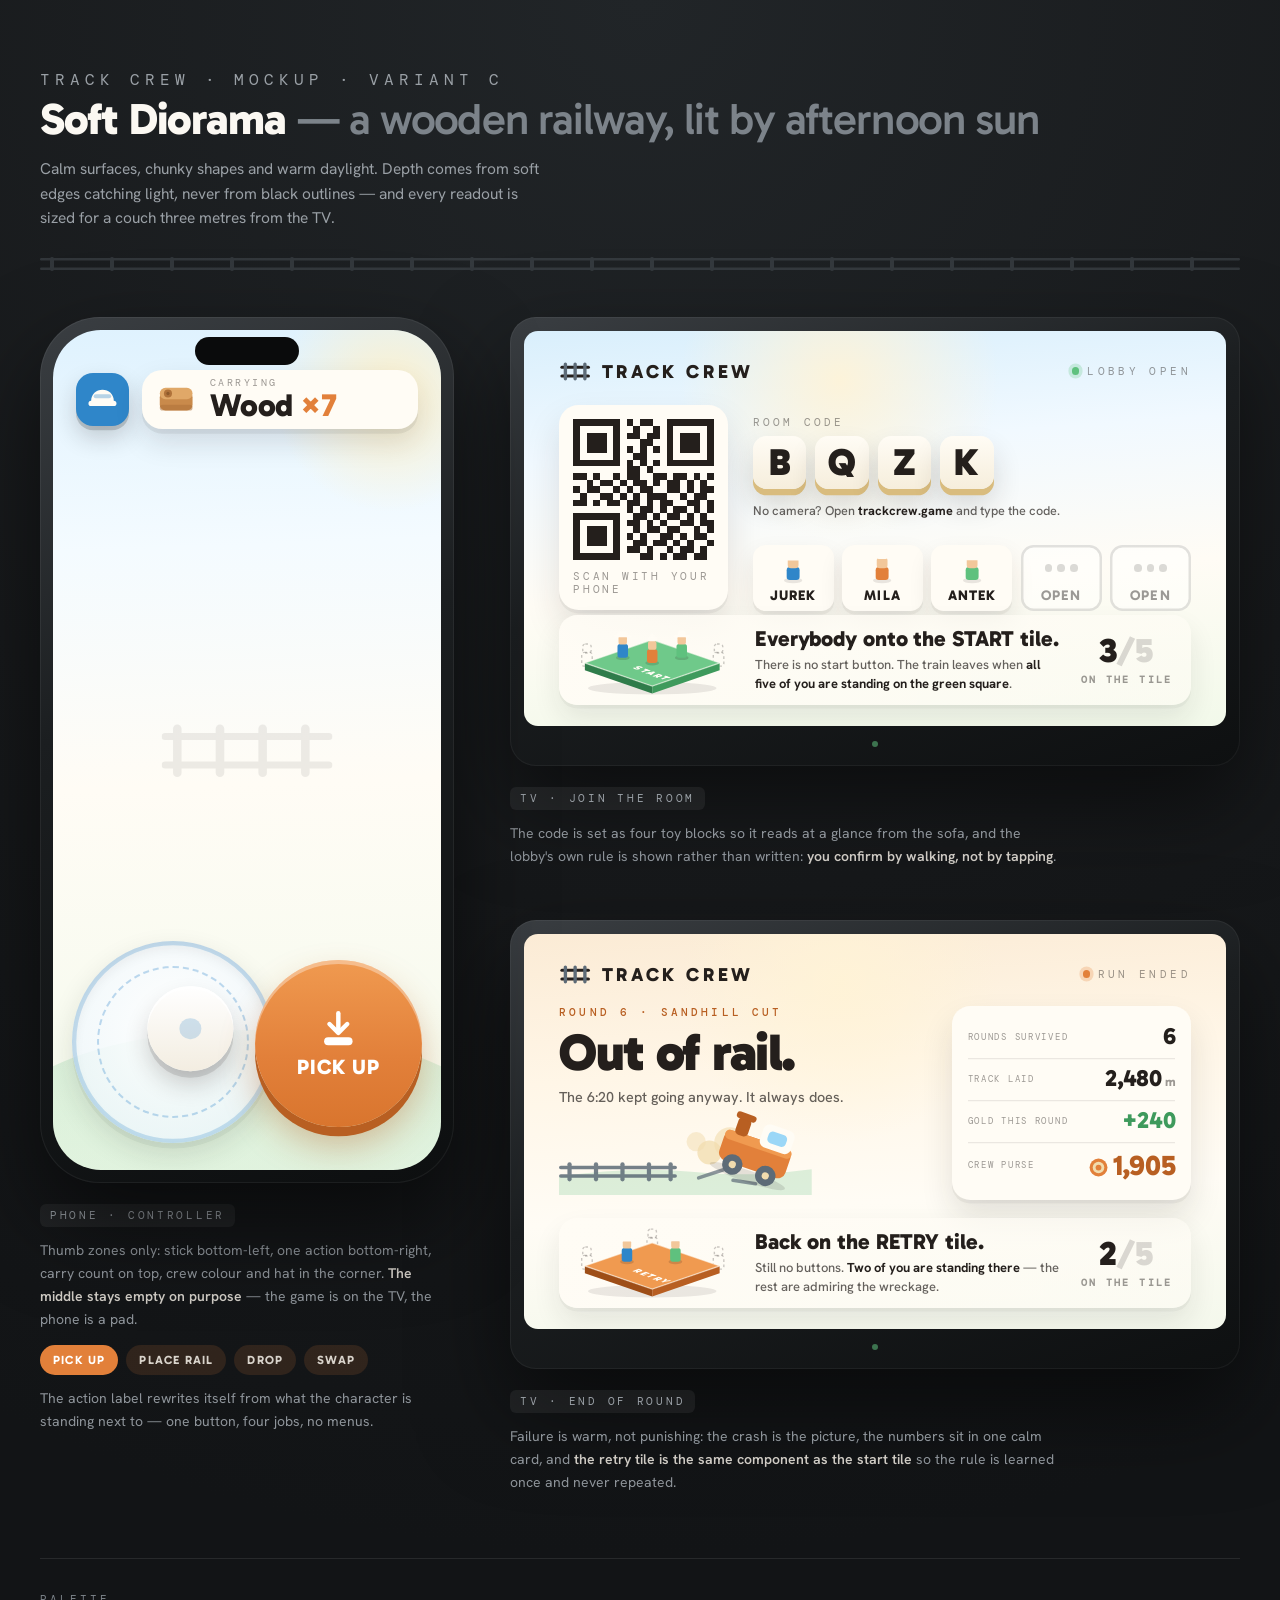
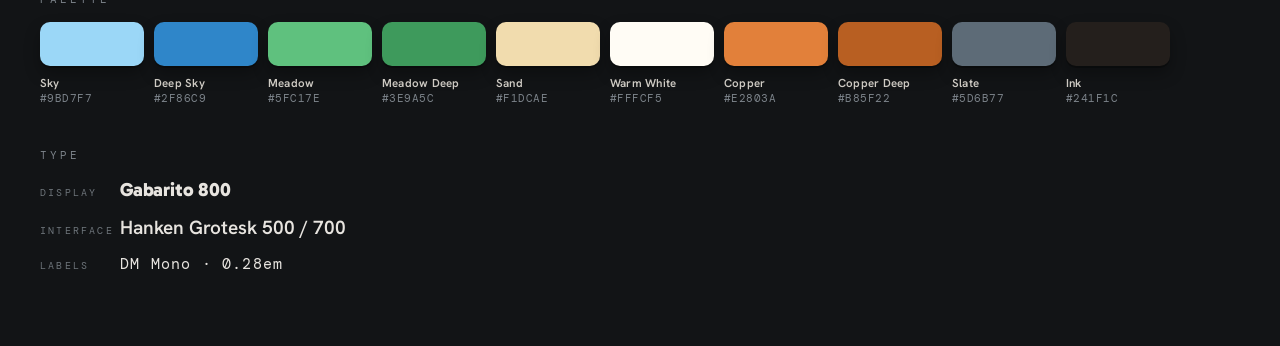
<file: mockups/variant-c.html>
<!DOCTYPE html>
<html lang="en">
<head>
<meta charset="utf-8">
<meta name="viewport" content="width=device-width, initial-scale=1">
<title>Track Crew — Variant C · Soft Diorama</title>
<link rel="preconnect" href="https://fonts.googleapis.com">
<link rel="preconnect" href="https://fonts.gstatic.com" crossorigin>
<link href="https://fonts.googleapis.com/css2?family=Gabarito:wght@500;600;700;800;900&family=Hanken+Grotesk:wght@400;500;600;700;800&family=DM+Mono:wght@400;500&display=swap" rel="stylesheet">
<style>
/* ─────────────────────────────────────────────
   TRACK CREW — VARIANT C · SOFT DIORAMA
   ───────────────────────────────────────────── */

:root{
  /* palette */
  --sky:        #9BD7F7;
  --sky-deep:   #2F86C9;
  --meadow:     #5FC17E;
  --meadow-deep:#3E9A5C;
  --sand:       #F1DCAE;
  --sand-deep:  #D9BC7E;
  --warm-white: #FFFCF5;
  --copper:     #E2803A;
  --copper-deep:#B85F22;
  --ink:        #241F1C;
  --slate:      #5D6B77;

  /* crew colors */
  --crew-1: #2F86C9;
  --crew-2: #E2803A;
  --crew-3: #5FC17E;

  --ink-70: rgba(36,31,28,.70);
  --ink-45: rgba(36,31,28,.45);
  --ink-16: rgba(36,31,28,.16);

  /* soft layered depth, never a hard outline */
  --lift-sm: 0 2px 0 rgba(36,31,28,.06), 0 8px 18px rgba(36,31,28,.10);
  --lift-md: 0 3px 0 rgba(36,31,28,.05), 0 16px 34px rgba(36,31,28,.13);
  --lift-lg: 0 4px 0 rgba(36,31,28,.04), 0 30px 60px rgba(36,31,28,.16);

  --display: 'Gabarito', 'Avenir Next', 'Segoe UI', system-ui, sans-serif;
  --body: 'Hanken Grotesk', -apple-system, 'Helvetica Neue', system-ui, sans-serif;
  --mono: 'DM Mono', ui-monospace, 'SF Mono', Menlo, monospace;
}

*{ box-sizing:border-box; }

html,body{ margin:0; padding:0; }

body{
  background:
    radial-gradient(120% 80% at 50% 0%, #212528 0%, #17191B 58%, #121416 100%);
  color:#E7E4DF;
  font-family:var(--body);
  -webkit-font-smoothing:antialiased;
  padding:56px 40px 72px;
  min-height:100vh;
}

/* ── page chrome ───────────────────────────── */
.masthead{ max-width:1520px; margin:0 auto 46px; }
.eyebrow{
  font-family:var(--mono); font-size:11px; letter-spacing:.32em;
  text-transform:uppercase; color:#7C838A; margin:0 0 14px;
}
.masthead h1{
  font-family:var(--display); font-weight:800; font-size:44px;
  letter-spacing:-.02em; margin:0; color:#FBF8F2;
}
.masthead h1 em{ font-style:normal; color:#7C838A; font-weight:500; }
.masthead p{
  margin:12px 0 0; max-width:56ch; font-size:15.5px; line-height:1.6;
  color:#9AA0A6;
}

/* rail rule — a subject-derived divider */
.railrule{ display:block; width:100%; height:14px; margin:26px 0 0; opacity:.5; }

/* ── board layout ──────────────────────────── */
.board{
  max-width:1520px; margin:0 auto;
  display:grid; gap:52px 56px;
  grid-template-columns:414px minmax(0,1fr);
  align-items:start;
}
.slot--phone{ grid-row:span 2; }

.caption{ margin-top:20px; max-width:62ch; }
.caption .tag{
  font-family:var(--mono); font-size:10.5px; letter-spacing:.26em;
  text-transform:uppercase; color:#9AA0A6;
  display:inline-block; padding:5px 10px; border-radius:6px;
  background:rgba(255,255,255,.06);
}
.caption p{
  margin:12px 0 0; font-size:14px; line-height:1.65; color:#8E949A;
}
.caption strong{ color:#CFCBC4; font-weight:600; }

/* alternate action labels shown outside the device */
.states{ display:flex; flex-wrap:wrap; gap:8px; margin-top:14px; }
.states span{
  font-family:var(--display); font-weight:700; font-size:12px;
  letter-spacing:.1em; padding:8px 13px; border-radius:99px;
  color:#D8D3CB; background:rgba(226,128,58,.14);
}
.states span:first-child{ background:var(--copper); color:#fff; }

/* ── device frames ─────────────────────────── */
.phone{
  width:414px; padding:13px; border-radius:60px;
  background:linear-gradient(160deg,#3A3E42,#1B1E20 42%,#0D0F10);
  box-shadow:0 40px 90px rgba(0,0,0,.55), 0 0 0 1px rgba(255,255,255,.06) inset;
  position:relative;
}
.phone .screen{
  width:100%; aspect-ratio:414/896; border-radius:48px; overflow:hidden;
  position:relative; container-type:inline-size;
  background:linear-gradient(178deg,#DFF2FE 0%,#F4FBFF 26%,var(--warm-white) 54%,#F3FAEC 100%);
}
.island{
  position:absolute; top:20px; left:50%; transform:translateX(-50%);
  width:104px; height:28px; border-radius:99px; background:#0A0B0C; z-index:9;
}

.tv{
  width:100%; padding:14px 14px 14px; border-radius:26px;
  background:linear-gradient(160deg,#3A3E42,#1B1E20 44%,#0E1011);
  box-shadow:0 40px 90px rgba(0,0,0,.5), 0 0 0 1px rgba(255,255,255,.05) inset;
}
.tv .screen{
  width:100%; aspect-ratio:16/9; border-radius:14px; overflow:hidden;
  position:relative; container-type:inline-size;
}
.tv .chin{
  height:16px; display:flex; align-items:center; justify-content:center;
  margin-top:10px;
}
.tv .chin i{
  width:6px; height:6px; border-radius:99px; background:#5FC17E; opacity:.55;
  display:block;
}

/* ═══════════════════════════════════════════
   SCREEN 1 — PHONE CONTROLLER
   ═══════════════════════════════════════════ */
.pad{ position:absolute; inset:0; }
.pad .sun{
  position:absolute; top:-14cqw; right:-18cqw; width:62cqw; height:62cqw;
  border-radius:50%; background:radial-gradient(circle,rgba(255,240,200,.95),rgba(255,240,200,0) 68%);
}
.pad .ground{
  position:absolute; left:-14cqw; right:-14cqw; bottom:-26cqw; height:62cqw;
  border-radius:50% 50% 0 0 / 40% 40% 0 0;
  background:linear-gradient(180deg,rgba(95,193,126,.20),rgba(95,193,126,.07));
}
.pad .watermark{
  position:absolute; top:50%; left:50%; transform:translate(-50%,-50%);
  width:44cqw; opacity:.075;
}

/* identity, top-left corner */
.identity{
  position:absolute; top:11.2cqw; left:6cqw; z-index:4;
  width:13.5cqw; height:13.5cqw; border-radius:4.4cqw;
  background:var(--crew-1);
  box-shadow:0 1.1cqw 0 rgba(0,0,0,.16), 0 3cqw 6cqw rgba(36,31,28,.20);
  display:grid; place-items:center;
}
.identity svg{ width:9cqw; height:9cqw; }

/* holding readout, top */
.holding{
  position:absolute; top:10.4cqw; left:23cqw; right:6cqw; z-index:4;
  height:15cqw; border-radius:5.2cqw; background:var(--warm-white);
  box-shadow:0 1.2cqw 0 rgba(36,31,28,.07), 0 3.4cqw 7cqw rgba(36,31,28,.13);
  display:flex; align-items:center; gap:3.4cqw; padding:0 5cqw 0 3.6cqw;
}
.holding .ico{ width:10.4cqw; height:10.4cqw; flex:none; }
.holding .txt{ display:flex; flex-direction:column; gap:.4cqw; line-height:1; }
.holding .lbl{
  font-family:var(--mono); font-size:2.7cqw; letter-spacing:.24em;
  text-transform:uppercase; color:var(--ink-45);
}
.holding .val{
  font-family:var(--display); font-weight:800; font-size:8.2cqw;
  letter-spacing:-.015em; color:var(--ink);
}
.holding .val b{ font-weight:800; }
.holding .val span{ color:var(--copper); }

/* joystick, bottom-left */
.stick{
  position:absolute; left:5cqw; bottom:7cqw; z-index:5;
  width:52cqw; height:52cqw; border-radius:50%;
  background:radial-gradient(circle at 50% 42%,rgba(255,255,255,.94),rgba(231,243,252,.74));
  box-shadow:
    0 1.4cqw 0 rgba(36,31,28,.05),
    0 3cqw 7cqw rgba(36,31,28,.12),
    inset 0 0 0 1.1cqw rgba(47,134,201,.24),
    inset 0 1.6cqw 3.4cqw rgba(36,31,28,.07);
  display:grid; place-items:center;
}
.stick .track{
  position:absolute; inset:6.4cqw; border-radius:50%;
  border:.55cqw dashed rgba(47,134,201,.30);
}
.stick .knob{
  position:absolute; width:22cqw; height:22cqw; border-radius:50%;
  left:50%; top:50%; transform:translate(-50%,-50%) translate(4.4cqw,-3.4cqw);
  background:linear-gradient(180deg,#FFFFFF,#F3EDE1);
  box-shadow:
    0 1.7cqw 0 rgba(36,31,28,.12),
    0 3.6cqw 6cqw rgba(36,31,28,.20),
    inset 0 .7cqw 0 rgba(255,255,255,.9);
  display:grid; place-items:center;
}
.stick .knob i{
  width:5.6cqw; height:5.6cqw; border-radius:50%;
  background:rgba(47,134,201,.22); display:block;
}

/* action button, bottom-right */
.action{
  position:absolute; right:5cqw; bottom:11cqw; z-index:5;
  width:43cqw; height:43cqw; border-radius:50%;
  background:linear-gradient(180deg,#F09A50,var(--copper) 58%,#D9752E);
  box-shadow:
    0 2.4cqw 0 var(--copper-deep),
    0 5cqw 9cqw rgba(184,95,34,.38),
    inset 0 1cqw 0 rgba(255,255,255,.35);
  display:flex; flex-direction:column; align-items:center; justify-content:center;
  gap:.8cqw; color:#fff;
}
.action svg{ width:11cqw; height:11cqw; }
.action span{
  font-family:var(--display); font-weight:800; font-size:5.4cqw;
  letter-spacing:.045em;
}

/* ═══════════════════════════════════════════
   SHARED — TV SCREEN INTERIORS
   ═══════════════════════════════════════════ */
.tvroom{
  position:absolute; inset:0; padding:3.4cqw 5cqw 3cqw;
  display:flex; flex-direction:column;
  background:linear-gradient(176deg,#D9EFFC 0%,#F1F9FF 30%,var(--warm-white) 62%,#F2F9EA 100%);
  color:var(--ink);
}
.tvroom .glow{
  position:absolute; top:-16cqw; left:22cqw; width:46cqw; height:46cqw;
  border-radius:50%; background:radial-gradient(circle,rgba(255,243,214,.9),rgba(255,243,214,0) 70%);
  pointer-events:none;
}
.tvroom > *{ position:relative; }

.tvhead{ display:flex; align-items:center; justify-content:space-between; }
.brand{ display:flex; align-items:center; gap:1.5cqw; }
.brand svg{ width:4.6cqw; height:4.6cqw; }
.brand b{
  font-family:var(--display); font-weight:800; font-size:2.7cqw;
  letter-spacing:.19em; text-transform:uppercase; color:var(--ink);
}
.stateflag{
  font-family:var(--mono); font-size:1.6cqw; letter-spacing:.3em;
  text-transform:uppercase; color:var(--ink-45);
  display:flex; align-items:center; gap:1.1cqw;
}
.stateflag i{
  width:1cqw; height:1cqw; border-radius:50%; background:var(--meadow); display:block;
  box-shadow:0 0 0 .5cqw rgba(95,193,126,.25);
}

/* ── SCREEN 2 — JOIN ───────────────────────── */
.join{
  flex:1; min-height:0; display:grid; grid-template-columns:24cqw 1fr;
  gap:3.6cqw; margin-top:2.6cqw;
}

.qrcard{
  background:var(--warm-white); border-radius:2.8cqw; padding:2cqw;
  box-shadow:0 .5cqw 0 rgba(36,31,28,.05), 0 2.6cqw 5cqw rgba(36,31,28,.13);
  display:flex; flex-direction:column; align-items:center; gap:1.4cqw;
  align-self:start;
}
#qr{
  width:100%; aspect-ratio:1; display:grid; grid-template-columns:repeat(21,1fr);
}
#qr i{ display:block; aspect-ratio:1; }
#qr i.on{ background:var(--ink); }
.qrcard .cap{
  font-family:var(--mono); font-size:1.5cqw; letter-spacing:.26em;
  text-transform:uppercase; color:var(--ink-45);
}

.joinright{ display:flex; flex-direction:column; }
.codelabel{
  font-family:var(--mono); font-size:1.5cqw; letter-spacing:.3em;
  text-transform:uppercase; color:var(--ink-45); margin-bottom:1cqw;
}
.codeblocks{ display:flex; gap:1.3cqw; }
.codeblocks b{
  width:7.6cqw; height:7.6cqw; border-radius:1.9cqw;
  background:linear-gradient(180deg,var(--warm-white),#F6EEDC);
  box-shadow:0 .9cqw 0 var(--sand-deep), 0 2.2cqw 4cqw rgba(36,31,28,.16);
  display:grid; place-items:center;
  font-family:var(--display); font-weight:900; font-size:5.4cqw;
  letter-spacing:0; color:var(--ink); line-height:1;
}
.fallback{
  margin-top:2cqw; font-size:1.8cqw; color:var(--ink-70); font-weight:500;
  line-height:1.3;
}
.fallback b{ color:var(--ink); font-weight:700; }

.crew{ margin-top:1.8cqw; display:flex; gap:1.2cqw; }
.crewslot{
  flex:1; border-radius:1.8cqw; padding:1cqw .7cqw .9cqw;
  display:flex; flex-direction:column; align-items:center; gap:.6cqw;
  background:var(--warm-white);
  box-shadow:0 .5cqw 0 rgba(36,31,28,.05), 0 1.6cqw 3.4cqw rgba(36,31,28,.10);
}
.crewslot svg{ width:4.6cqw; height:4.6cqw; }
.crewslot b{
  font-family:var(--display); font-weight:800; font-size:2cqw;
  letter-spacing:.08em; color:var(--ink); line-height:1.15;
}
.crewslot.open{
  background:rgba(255,255,255,.42); box-shadow:inset 0 0 0 .35cqw rgba(36,31,28,.13);
}
.crewslot.open b{ color:var(--ink-45); font-weight:700; }
.crewslot.open .dots{ display:flex; gap:.7cqw; height:4.6cqw; align-items:center; }
.crewslot.open .dots i{
  width:1.1cqw; height:1.1cqw; border-radius:50%; background:var(--ink-16); display:block;
  animation:breathe 2.4s ease-in-out infinite;
}
.crewslot.open .dots i:nth-child(2){ animation-delay:.2s; }
.crewslot.open .dots i:nth-child(3){ animation-delay:.4s; }
@keyframes breathe{ 0%,100%{opacity:.35;transform:translateY(0)} 50%{opacity:1;transform:translateY(-.4cqw)} }

/* ── tile band (signature component) ───────── */
.tileband{
  margin-top:auto; flex:none; display:flex; align-items:center; gap:2.6cqw;
  background:linear-gradient(90deg,rgba(255,252,245,.95),rgba(255,252,245,.55));
  border-radius:2.6cqw; padding:1.3cqw 2.6cqw 1.3cqw 1.3cqw;
  box-shadow:0 .5cqw 0 rgba(36,31,28,.04), 0 2cqw 4cqw rgba(36,31,28,.09);
}
.tileband .art{ width:24cqw; flex:none; }
.tileband .say h4{
  font-family:var(--display); font-weight:800; font-size:3.1cqw;
  letter-spacing:-.005em; margin:0; color:var(--ink); line-height:1.12;
}
.tileband .say p{
  margin:.7cqw 0 0; font-size:1.85cqw; line-height:1.4; color:var(--ink-70); font-weight:500;
}
.tileband .say p b{ color:var(--ink); font-weight:700; }
.counter{
  margin-left:auto; flex:none; text-align:center;
  font-family:var(--display); font-weight:900; color:var(--ink);
}
.counter u{ display:block; font-size:4.8cqw; text-decoration:none; line-height:1; white-space:nowrap; }
.counter u s{ text-decoration:none; color:var(--ink-16); }
.counter em{
  display:block; font-family:var(--mono); font-style:normal; font-size:1.4cqw;
  letter-spacing:.24em; text-transform:uppercase; color:var(--ink-45); margin-top:.8cqw;
}

/* ── SCREEN 3 — END OF ROUND ───────────────── */
.overroom{
  background:linear-gradient(176deg,#FBEBD5 0%,#FFF6E7 34%,var(--warm-white) 66%,#F4F8EC 100%);
}
.overbody{
  flex:1; min-height:0; display:grid; grid-template-columns:1fr 34cqw;
  gap:3.6cqw; margin-top:2.2cqw; align-items:start;
}

.verdict{ display:flex; flex-direction:column; min-height:0; }
.verdict .kicker{
  font-family:var(--mono); font-size:1.5cqw; letter-spacing:.3em;
  text-transform:uppercase; color:var(--copper-deep); margin:0;
}
.verdict h2{
  font-family:var(--display); font-weight:900; font-size:7.4cqw; line-height:.94;
  letter-spacing:-.03em; margin:1.2cqw 0 0; color:var(--ink);
}
.verdict p{
  margin:1.4cqw 0 0; font-size:2.05cqw; line-height:1.4; color:var(--ink-70);
  font-weight:500; max-width:46cqw;
}
.wreck{ width:36cqw; margin-top:auto; display:block; }

.scores{
  background:var(--warm-white); border-radius:2.6cqw; padding:1.5cqw 2.2cqw;
  box-shadow:0 .5cqw 0 rgba(36,31,28,.05), 0 2.4cqw 4.6cqw rgba(36,31,28,.12);
}
.scores .row{
  display:flex; align-items:center; justify-content:space-between; gap:1.6cqw;
  padding:1cqw 0;
}
.scores .row + .row{ box-shadow:inset 0 .18cqw 0 rgba(36,31,28,.09); }
.scores .row span{
  font-family:var(--mono); font-size:1.35cqw; letter-spacing:.18em;
  text-transform:uppercase; color:var(--ink-45); line-height:1.3;
}
.scores .row b{
  font-family:var(--display); font-weight:800; font-size:3.3cqw; color:var(--ink);
  letter-spacing:-.01em; white-space:nowrap; line-height:1.2;
}
.scores .row b i{ font-style:normal; font-size:1.8cqw; color:var(--ink-45); font-weight:700; }
.scores .row.gain b{ color:var(--meadow-deep); }
.scores .row.purse b{ color:var(--copper-deep); font-size:4cqw; }
.scores .row.purse b svg{ width:3cqw; height:3cqw; vertical-align:-.45cqw; margin-right:.6cqw; }

/* ── system strip ──────────────────────────── */
.system{
  max-width:1520px; margin:64px auto 0; padding-top:34px;
  border-top:1px solid rgba(255,255,255,.09);
  display:flex; flex-wrap:wrap; gap:44px; align-items:flex-start;
  justify-content:space-between;
}
.sysgroup h5{
  font-family:var(--mono); font-size:10.5px; letter-spacing:.28em;
  text-transform:uppercase; color:#7C838A; margin:0 0 16px; font-weight:400;
}
.swatches{ display:flex; flex-wrap:wrap; gap:10px; }
.sw{ width:104px; }
.sw i{
  display:block; height:44px; border-radius:10px;
  box-shadow:0 2px 0 rgba(0,0,0,.28), 0 8px 16px rgba(0,0,0,.3);
}
.sw b{
  display:block; margin-top:9px; font-family:var(--body); font-weight:600;
  font-size:11.5px; color:#CFCBC4; letter-spacing:.02em;
}
.sw code{
  display:block; margin-top:2px; font-family:var(--mono); font-size:10.5px;
  color:#7C838A; letter-spacing:.04em;
}
.fonts{ display:flex; flex-direction:column; gap:14px; min-width:250px; }
.fontrow{ display:flex; align-items:baseline; gap:14px; }
.fontrow em{
  font-style:normal; font-family:var(--mono); font-size:10px; letter-spacing:.22em;
  text-transform:uppercase; color:#6E757B; width:66px; flex:none;
}
.fontrow span{ font-size:19px; color:#E7E4DF; }
.fontrow .f1{ font-family:var(--display); font-weight:800; letter-spacing:-.01em; }
.fontrow .f2{ font-family:var(--body); font-weight:600; }
.fontrow .f3{ font-family:var(--mono); font-size:15px; letter-spacing:.08em; }

@media (max-width:1180px){
  .board{ grid-template-columns:minmax(0,1fr); }
  .slot--phone{ grid-row:auto; justify-self:start; }
}
@media (max-width:520px){
  body{ padding:32px 18px 48px; }
  .phone{ width:100%; }
  .masthead h1{ font-size:32px; }
}
@media (prefers-reduced-motion:reduce){
  *{ animation:none !important; transition:none !important; }
}
</style>
</head>
<body>

<header class="masthead">
  <p class="eyebrow">Track Crew · Mockup · Variant C</p>
  <h1>Soft Diorama <em>— a wooden railway, lit by afternoon sun</em></h1>
  <p>Calm surfaces, chunky shapes and warm daylight. Depth comes from soft edges catching light, never from black outlines — and every readout is sized for a couch three metres from the TV.</p>
  <svg class="railrule" viewBox="0 0 1200 14" preserveAspectRatio="none" aria-hidden="true">
    <g fill="#4A5157">
      <rect x="0" y="1" width="1200" height="2.4" rx="1.2"/>
      <rect x="0" y="10.6" width="1200" height="2.4" rx="1.2"/>
      <g>
        <rect x="10" y="0" width="4" height="14" rx="2"/><rect x="70" y="0" width="4" height="14" rx="2"/>
        <rect x="130" y="0" width="4" height="14" rx="2"/><rect x="190" y="0" width="4" height="14" rx="2"/>
        <rect x="250" y="0" width="4" height="14" rx="2"/><rect x="310" y="0" width="4" height="14" rx="2"/>
        <rect x="370" y="0" width="4" height="14" rx="2"/><rect x="430" y="0" width="4" height="14" rx="2"/>
        <rect x="490" y="0" width="4" height="14" rx="2"/><rect x="550" y="0" width="4" height="14" rx="2"/>
        <rect x="610" y="0" width="4" height="14" rx="2"/><rect x="670" y="0" width="4" height="14" rx="2"/>
        <rect x="730" y="0" width="4" height="14" rx="2"/><rect x="790" y="0" width="4" height="14" rx="2"/>
        <rect x="850" y="0" width="4" height="14" rx="2"/><rect x="910" y="0" width="4" height="14" rx="2"/>
        <rect x="970" y="0" width="4" height="14" rx="2"/><rect x="1030" y="0" width="4" height="14" rx="2"/>
        <rect x="1090" y="0" width="4" height="14" rx="2"/><rect x="1150" y="0" width="4" height="14" rx="2"/>
      </g>
    </g>
  </svg>
</header>

<main class="board">

  <!-- ══════════ SCREEN 1 — PHONE CONTROLLER ══════════ -->
  <section class="slot slot--phone">
    <div class="phone">
      <div class="island"></div>
      <div class="screen">
        <div class="pad">
          <div class="sun"></div>
          <div class="ground"></div>

          <!-- ambient mark in the empty middle: the pad stays a pad -->
          <svg class="watermark" viewBox="0 0 120 60" aria-hidden="true">
            <g fill="#241F1C">
              <rect x="0" y="18" width="120" height="5" rx="2.5"/>
              <rect x="0" y="38" width="120" height="5" rx="2.5"/>
              <rect x="8" y="12" width="6" height="37" rx="3"/>
              <rect x="38" y="12" width="6" height="37" rx="3"/>
              <rect x="68" y="12" width="6" height="37" rx="3"/>
              <rect x="98" y="12" width="6" height="37" rx="3"/>
            </g>
          </svg>

          <!-- identity: colour + hat, nothing else -->
          <div class="identity">
            <!-- engineer cap -->
            <svg viewBox="0 0 40 40" aria-label="Player: blue, engineer cap">
              <path d="M7 22c0-8 5.8-13 13-13s13 5 13 13z" fill="#FFFCF5"/>
              <rect x="4" y="21.5" width="32" height="6" rx="3" fill="#FFFCF5"/>
              <rect x="10" y="14" width="20" height="4.5" rx="2.25" fill="#2F86C9" opacity=".35"/>
            </svg>
          </div>

          <!-- the only readout: what you're carrying -->
          <div class="holding">
            <svg class="ico" viewBox="0 0 64 64" aria-hidden="true">
              <rect x="6" y="20" width="52" height="30" rx="9" fill="#C98A4B"/>
              <rect x="6" y="14" width="52" height="18" rx="9" fill="#E0A868"/>
              <circle cx="19" cy="23" r="6.4" fill="#B0723A"/>
              <circle cx="19" cy="23" r="2.6" fill="#8E5A2B"/>
              <rect x="6" y="41" width="52" height="9" rx="4.5" fill="#B0723A" opacity=".55"/>
            </svg>
            <div class="txt">
              <span class="lbl">Carrying</span>
              <span class="val">Wood <span>×7</span></span>
            </div>
          </div>

          <!-- move -->
          <div class="stick">
            <div class="track"></div>
            <div class="knob"><i></i></div>
          </div>

          <!-- one context action -->
          <div class="action">
            <svg viewBox="0 0 48 48" aria-hidden="true">
              <path d="M24 6v20" stroke="#fff" stroke-width="5" stroke-linecap="round" fill="none"/>
              <path d="M14 18l10 10 10-10" stroke="#fff" stroke-width="5" stroke-linecap="round" stroke-linejoin="round" fill="none"/>
              <rect x="8" y="33" width="32" height="9" rx="4.5" fill="#fff"/>
            </svg>
            <span>PICK UP</span>
          </div>
        </div>
      </div>
    </div>

    <div class="caption">
      <span class="tag">Phone · Controller</span>
      <p>Thumb zones only: stick bottom-left, one action bottom-right, carry count on top, crew colour and hat in the corner. <strong>The middle stays empty on purpose</strong> — the game is on the TV, the phone is a pad.</p>
      <div class="states">
        <span>PICK UP</span><span>PLACE RAIL</span><span>DROP</span><span>SWAP</span>
      </div>
      <p>The action label rewrites itself from what the character is standing next to — one button, four jobs, no menus.</p>
    </div>
  </section>

  <!-- ══════════ SCREEN 2 — TV JOIN ══════════ -->
  <section class="slot slot--tv">
    <div class="tv">
      <div class="screen">
        <div class="tvroom">
          <div class="glow"></div>

          <div class="tvhead">
            <div class="brand">
              <svg viewBox="0 0 48 48" aria-hidden="true">
                <rect x="2" y="16" width="44" height="4.6" rx="2.3" fill="#241F1C"/>
                <rect x="2" y="29" width="44" height="4.6" rx="2.3" fill="#241F1C"/>
                <rect x="7" y="11" width="5" height="27" rx="2.5" fill="#5D6B77"/>
                <rect x="21.5" y="11" width="5" height="27" rx="2.5" fill="#5D6B77"/>
                <rect x="36" y="11" width="5" height="27" rx="2.5" fill="#5D6B77"/>
              </svg>
              <b>Track Crew</b>
            </div>
            <div class="stateflag"><i></i> Lobby open</div>
          </div>

          <div class="join">
            <div class="qrcard">
              <div id="qr" role="img" aria-label="QR code to join the room"></div>
              <span class="cap">Scan with your phone</span>
            </div>

            <div class="joinright">
              <p class="codelabel">Room code</p>
              <div class="codeblocks"><b>B</b><b>Q</b><b>Z</b><b>K</b></div>
              <p class="fallback">No camera? Open <b>trackcrew.game</b> and type the code.</p>

              <div class="crew">
                <div class="crewslot">
                  <svg viewBox="0 0 60 60" aria-hidden="true">
                    <ellipse cx="30" cy="53" rx="17" ry="5" fill="#241F1C" opacity=".10"/>
                    <rect x="18" y="28" width="24" height="24" rx="6" fill="#2F86C9"/>
                    <rect x="20" y="10" width="20" height="20" rx="6" fill="#F2C79A"/>
                    <path d="M17 12c0-6 5.8-9.5 13-9.5S43 6 43 12z" fill="#FFFCF5"/>
                    <rect x="14" y="11" width="32" height="4.6" rx="2.3" fill="#FFFCF5"/>
                  </svg>
                  <b>JUREK</b>
                </div>
                <div class="crewslot">
                  <svg viewBox="0 0 60 60" aria-hidden="true">
                    <ellipse cx="30" cy="53" rx="17" ry="5" fill="#241F1C" opacity=".10"/>
                    <rect x="18" y="28" width="24" height="24" rx="6" fill="#E2803A"/>
                    <rect x="20" y="10" width="20" height="20" rx="6" fill="#F2C79A"/>
                    <rect x="19" y="4" width="22" height="9" rx="4.5" fill="#FFFCF5"/>
                    <circle cx="30" cy="3.5" r="4" fill="#FFFCF5"/>
                  </svg>
                  <b>MILA</b>
                </div>
                <div class="crewslot">
                  <svg viewBox="0 0 60 60" aria-hidden="true">
                    <ellipse cx="30" cy="53" rx="17" ry="5" fill="#241F1C" opacity=".10"/>
                    <rect x="18" y="28" width="24" height="24" rx="6" fill="#5FC17E"/>
                    <rect x="20" y="10" width="20" height="20" rx="6" fill="#F2C79A"/>
                    <rect x="22" y="1" width="16" height="12" rx="3" fill="#FFFCF5"/>
                    <rect x="13" y="11" width="34" height="4.4" rx="2.2" fill="#FFFCF5"/>
                  </svg>
                  <b>ANTEK</b>
                </div>
                <div class="crewslot open">
                  <div class="dots"><i></i><i></i><i></i></div>
                  <b>OPEN</b>
                </div>
                <div class="crewslot open">
                  <div class="dots"><i></i><i></i><i></i></div>
                  <b>OPEN</b>
                </div>
              </div>
            </div>
          </div>

          <!-- signature: the tile you stand on -->
          <div class="tileband">
            <svg class="art" viewBox="0 0 320 136" aria-hidden="true">
              <!-- two of the crew still walking over -->
              <g stroke="#241F1C" stroke-opacity=".24" stroke-width="2.6" stroke-dasharray="5 5" fill="none">
                <rect x="26" y="54" width="20" height="26" rx="5"/>
                <rect x="28" y="38" width="16" height="17" rx="5"/>
                <rect x="276" y="54" width="20" height="26" rx="5"/>
                <rect x="278" y="38" width="16" height="17" rx="5"/>
              </g>
              <!-- the tile -->
              <ellipse cx="160" cy="122" rx="122" ry="12" fill="#241F1C" opacity=".09"/>
              <path d="M32 74 L160 118 L160 132 L32 88 Z" fill="#2F7C4A"/>
              <path d="M288 74 L160 118 L160 132 L288 88 Z" fill="#3E9A5C"/>
              <path d="M160 30 L288 74 L160 118 L32 74 Z" fill="#6FC98A"/>
              <path d="M160 30 L288 74 L160 118 L32 74 Z" fill="none" stroke="#FFFCF5" stroke-width="2.6" opacity=".55"/>
              <text text-anchor="middle" dy=".35em" font-family="Gabarito, sans-serif" font-weight="900"
                    font-size="19" letter-spacing="2.5" fill="#FFFCF5"
                    transform="matrix(.936 .351 -.936 .351 160 94)">START</text>
              <!-- crew already standing on it -->
              <g>
                <ellipse cx="104" cy="64" rx="13" ry="4.6" fill="#241F1C" opacity=".16"/>
                <rect x="94" y="38" width="20" height="26" rx="5" fill="#2F86C9"/>
                <rect x="96" y="22" width="16" height="17" rx="5" fill="#F2C79A"/>
                <path d="M94 22c0-5 4.5-8 10-8s10 3 10 8z" fill="#FFFCF5"/>
                <rect x="88" y="21" width="32" height="4.4" rx="2.2" fill="#FFFCF5"/>
              </g>
              <g>
                <ellipse cx="160" cy="74" rx="13" ry="4.6" fill="#241F1C" opacity=".16"/>
                <rect x="150" y="48" width="20" height="26" rx="5" fill="#E2803A"/>
                <rect x="152" y="32" width="16" height="17" rx="5" fill="#F2C79A"/>
                <rect x="151" y="24" width="18" height="9" rx="4.5" fill="#FFFCF5"/>
                <circle cx="160" cy="22" r="3.6" fill="#FFFCF5"/>
              </g>
              <g>
                <ellipse cx="216" cy="64" rx="13" ry="4.6" fill="#241F1C" opacity=".16"/>
                <rect x="206" y="38" width="20" height="26" rx="5" fill="#5FC17E"/>
                <rect x="208" y="22" width="16" height="17" rx="5" fill="#F2C79A"/>
                <rect x="209" y="13" width="14" height="10" rx="3" fill="#FFFCF5"/>
                <rect x="201" y="21" width="30" height="4" rx="2" fill="#FFFCF5"/>
              </g>
            </svg>
            <div class="say">
              <h4>Everybody onto the START tile.</h4>
              <p>There is no start button. The train leaves when <b>all five of you are standing on the green square</b>.</p>
            </div>
            <div class="counter">
              <u>3<s>/5</s></u>
              <em>on the tile</em>
            </div>
          </div>
        </div>
      </div>
      <div class="chin"><i></i></div>
    </div>

    <div class="caption">
      <span class="tag">TV · Join the room</span>
      <p>The code is set as four toy blocks so it reads at a glance from the sofa, and the lobby's own rule is shown rather than written: <strong>you confirm by walking, not by tapping</strong>.</p>
    </div>
  </section>

  <!-- ══════════ SCREEN 3 — END OF ROUND ══════════ -->
  <section class="slot slot--tv">
    <div class="tv">
      <div class="screen">
        <div class="tvroom overroom">
          <div class="glow"></div>

          <div class="tvhead">
            <div class="brand">
              <svg viewBox="0 0 48 48" aria-hidden="true">
                <rect x="2" y="16" width="44" height="4.6" rx="2.3" fill="#241F1C"/>
                <rect x="2" y="29" width="44" height="4.6" rx="2.3" fill="#241F1C"/>
                <rect x="7" y="11" width="5" height="27" rx="2.5" fill="#5D6B77"/>
                <rect x="21.5" y="11" width="5" height="27" rx="2.5" fill="#5D6B77"/>
                <rect x="36" y="11" width="5" height="27" rx="2.5" fill="#5D6B77"/>
              </svg>
              <b>Track Crew</b>
            </div>
            <div class="stateflag" style="color:rgba(36,31,28,.45)">
              <i style="background:#E2803A;box-shadow:0 0 0 .5cqw rgba(226,128,58,.25)"></i> Run ended
            </div>
          </div>

          <div class="overbody">
            <div class="verdict">
              <p class="kicker">Round 6 · Sandhill Cut</p>
              <h2>Out of rail.</h2>
              <p>The 6:20 kept going anyway. It always does.</p>
              <svg class="wreck" viewBox="0 44 420 146" aria-hidden="true">
                <!-- ground -->
                <path d="M0 158 Q120 140 220 150 T420 146 L420 190 L0 190 Z" fill="#5FC17E" opacity=".22"/>
                <!-- laid track that simply stops -->
                <g fill="#5D6B77" opacity=".85">
                  <rect x="0" y="140" width="196" height="6" rx="3"/>
                  <rect x="0" y="154" width="196" height="6" rx="3"/>
                  <rect x="14" y="134" width="7" height="32" rx="3.5"/>
                  <rect x="58" y="134" width="7" height="32" rx="3.5"/>
                  <rect x="102" y="134" width="7" height="32" rx="3.5"/>
                  <rect x="146" y="134" width="7" height="32" rx="3.5"/>
                  <rect x="182" y="134" width="7" height="32" rx="3.5"/>
                </g>
                <!-- loose pieces -->
                <g fill="#5D6B77" opacity=".7">
                  <rect x="228" y="150" width="52" height="6" rx="3" transform="rotate(-18 254 153)"/>
                  <rect x="286" y="164" width="44" height="6" rx="3" transform="rotate(9 308 167)"/>
                </g>
                <!-- dust -->
                <g fill="#F1DCAE">
                  <circle cx="250" cy="118" r="20" opacity=".75"/>
                  <circle cx="284" cy="102" r="26" opacity=".6"/>
                  <circle cx="228" cy="100" r="16" opacity=".5"/>
                </g>
                <!-- locomotive, gone sideways -->
                <g transform="rotate(19 330 108)">
                  <ellipse cx="330" cy="160" rx="66" ry="10" fill="#241F1C" opacity=".12"/>
                  <rect x="272" y="96" width="116" height="52" rx="14" fill="#E2803A"/>
                  <rect x="272" y="96" width="116" height="16" rx="8" fill="#F09A50"/>
                  <rect x="330" y="66" width="54" height="40" rx="11" fill="#FFFCF5"/>
                  <rect x="341" y="76" width="32" height="20" rx="7" fill="#9BD7F7"/>
                  <rect x="286" y="70" width="22" height="30" rx="7" fill="#B85F22"/>
                  <rect x="280" y="62" width="34" height="11" rx="5.5" fill="#B85F22"/>
                  <circle cx="300" cy="150" r="17" fill="#5D6B77"/>
                  <circle cx="300" cy="150" r="6" fill="#F1DCAE"/>
                  <circle cx="358" cy="150" r="17" fill="#5D6B77"/>
                  <circle cx="358" cy="150" r="6" fill="#F1DCAE"/>
                </g>
              </svg>
            </div>

            <div class="scores">
              <div class="row">
                <span>Rounds survived</span>
                <b>6</b>
              </div>
              <div class="row">
                <span>Track laid</span>
                <b>2,480<i> m</i></b>
              </div>
              <div class="row gain">
                <span>Gold this round</span>
                <b>+240</b>
              </div>
              <div class="row purse">
                <span>Crew purse</span>
                <b><svg viewBox="0 0 40 40" aria-hidden="true"><circle cx="20" cy="20" r="17" fill="#E2803A"/><circle cx="20" cy="20" r="11" fill="#F1DCAE"/><circle cx="20" cy="20" r="5.5" fill="#E2803A"/></svg>1,905</b>
              </div>
            </div>
          </div>

          <div class="tileband" style="margin-top:2.4cqw">
            <svg class="art" viewBox="0 0 320 136" aria-hidden="true">
              <g stroke="#241F1C" stroke-opacity=".24" stroke-width="2.6" stroke-dasharray="5 5" fill="none">
                <rect x="26" y="54" width="20" height="26" rx="5"/>
                <rect x="28" y="38" width="16" height="17" rx="5"/>
                <rect x="150" y="20" width="20" height="26" rx="5"/>
                <rect x="152" y="4" width="16" height="17" rx="5"/>
                <rect x="276" y="54" width="20" height="26" rx="5"/>
                <rect x="278" y="38" width="16" height="17" rx="5"/>
              </g>
              <ellipse cx="160" cy="122" rx="122" ry="12" fill="#241F1C" opacity=".09"/>
              <path d="M32 74 L160 118 L160 132 L32 88 Z" fill="#9E4E17"/>
              <path d="M288 74 L160 118 L160 132 L288 88 Z" fill="#B85F22"/>
              <path d="M160 30 L288 74 L160 118 L32 74 Z" fill="#F09A50"/>
              <path d="M160 30 L288 74 L160 118 L32 74 Z" fill="none" stroke="#FFFCF5" stroke-width="2.6" opacity=".55"/>
              <text text-anchor="middle" dy=".35em" font-family="Gabarito, sans-serif" font-weight="900"
                    font-size="19" letter-spacing="2.5" fill="#FFFCF5"
                    transform="matrix(.936 .351 -.936 .351 160 94)">RETRY</text>
              <g>
                <ellipse cx="112" cy="66" rx="13" ry="4.6" fill="#241F1C" opacity=".16"/>
                <rect x="102" y="40" width="20" height="26" rx="5" fill="#2F86C9"/>
                <rect x="104" y="24" width="16" height="17" rx="5" fill="#F2C79A"/>
                <path d="M102 24c0-5 4.5-8 10-8s10 3 10 8z" fill="#FFFCF5"/>
                <rect x="96" y="23" width="32" height="4.4" rx="2.2" fill="#FFFCF5"/>
              </g>
              <g>
                <ellipse cx="204" cy="66" rx="13" ry="4.6" fill="#241F1C" opacity=".16"/>
                <rect x="194" y="40" width="20" height="26" rx="5" fill="#5FC17E"/>
                <rect x="196" y="24" width="16" height="17" rx="5" fill="#F2C79A"/>
                <rect x="197" y="15" width="14" height="10" rx="3" fill="#FFFCF5"/>
                <rect x="189" y="23" width="30" height="4" rx="2" fill="#FFFCF5"/>
              </g>
            </svg>
            <div class="say">
              <h4>Back on the RETRY tile.</h4>
              <p>Still no buttons. <b>Two of you are standing there</b> — the rest are admiring the wreckage.</p>
            </div>
            <div class="counter">
              <u>2<s>/5</s></u>
              <em>on the tile</em>
            </div>
          </div>
        </div>
      </div>
      <div class="chin"><i></i></div>
    </div>

    <div class="caption">
      <span class="tag">TV · End of round</span>
      <p>Failure is warm, not punishing: the crash is the picture, the numbers sit in one calm card, and <strong>the retry tile is the same component as the start tile</strong> so the rule is learned once and never repeated.</p>
    </div>
  </section>

</main>

<footer class="system">
  <div class="sysgroup">
    <h5>Palette</h5>
    <div class="swatches">
      <div class="sw"><i style="background:#9BD7F7"></i><b>Sky</b><code>#9BD7F7</code></div>
      <div class="sw"><i style="background:#2F86C9"></i><b>Deep Sky</b><code>#2F86C9</code></div>
      <div class="sw"><i style="background:#5FC17E"></i><b>Meadow</b><code>#5FC17E</code></div>
      <div class="sw"><i style="background:#3E9A5C"></i><b>Meadow Deep</b><code>#3E9A5C</code></div>
      <div class="sw"><i style="background:#F1DCAE"></i><b>Sand</b><code>#F1DCAE</code></div>
      <div class="sw"><i style="background:#FFFCF5"></i><b>Warm White</b><code>#FFFCF5</code></div>
      <div class="sw"><i style="background:#E2803A"></i><b>Copper</b><code>#E2803A</code></div>
      <div class="sw"><i style="background:#B85F22"></i><b>Copper Deep</b><code>#B85F22</code></div>
      <div class="sw"><i style="background:#5D6B77"></i><b>Slate</b><code>#5D6B77</code></div>
      <div class="sw"><i style="background:#241F1C"></i><b>Ink</b><code>#241F1C</code></div>
    </div>
  </div>
  <div class="sysgroup">
    <h5>Type</h5>
    <div class="fonts">
      <div class="fontrow"><em>Display</em><span class="f1">Gabarito 800</span></div>
      <div class="fontrow"><em>Interface</em><span class="f2">Hanken Grotesk 500 / 700</span></div>
      <div class="fontrow"><em>Labels</em><span class="f3">DM Mono · 0.28em</span></div>
    </div>
  </div>
</footer>

<script>
/* QR placeholder — 21×21 module grid, drawn locally, nothing fetched. */
(function(){
  var rows = [
    "1111111010110011111110".slice(0,21),
    "1000001001001010000010".slice(0,21),
    "1011101011011010111010".slice(0,21),
    "1011101000110010111010".slice(0,21),
    "1011101010101010111010".slice(0,21),
    "1000001001100010000010".slice(0,21),
    "1111111010101011111110".slice(0,21),
    "000000001101000000000",
    "110100101100110110101",
    "001011010110101101010",
    "101100101011001101011",
    "010011010101110010110",
    "110101101101011001101",
    "000000001011010110101",
    "111111100110101101010",
    "100000101101010011011",
    "101110100101101100101",
    "101110101010011010110",
    "101110100110110101001",
    "100000101101001011010",
    "111111100011010110110"
  ];
  var host = document.getElementById('qr');
  if(!host) return;
  var html = '';
  for(var r=0;r<rows.length;r++){
    var row = rows[r];
    for(var c=0;c<21;c++){
      html += '<i class="' + (row.charAt(c)==='1' ? 'on' : '') + '"></i>';
    }
  }
  host.innerHTML = html;
})();
</script>

</body>
</html>
</file>
